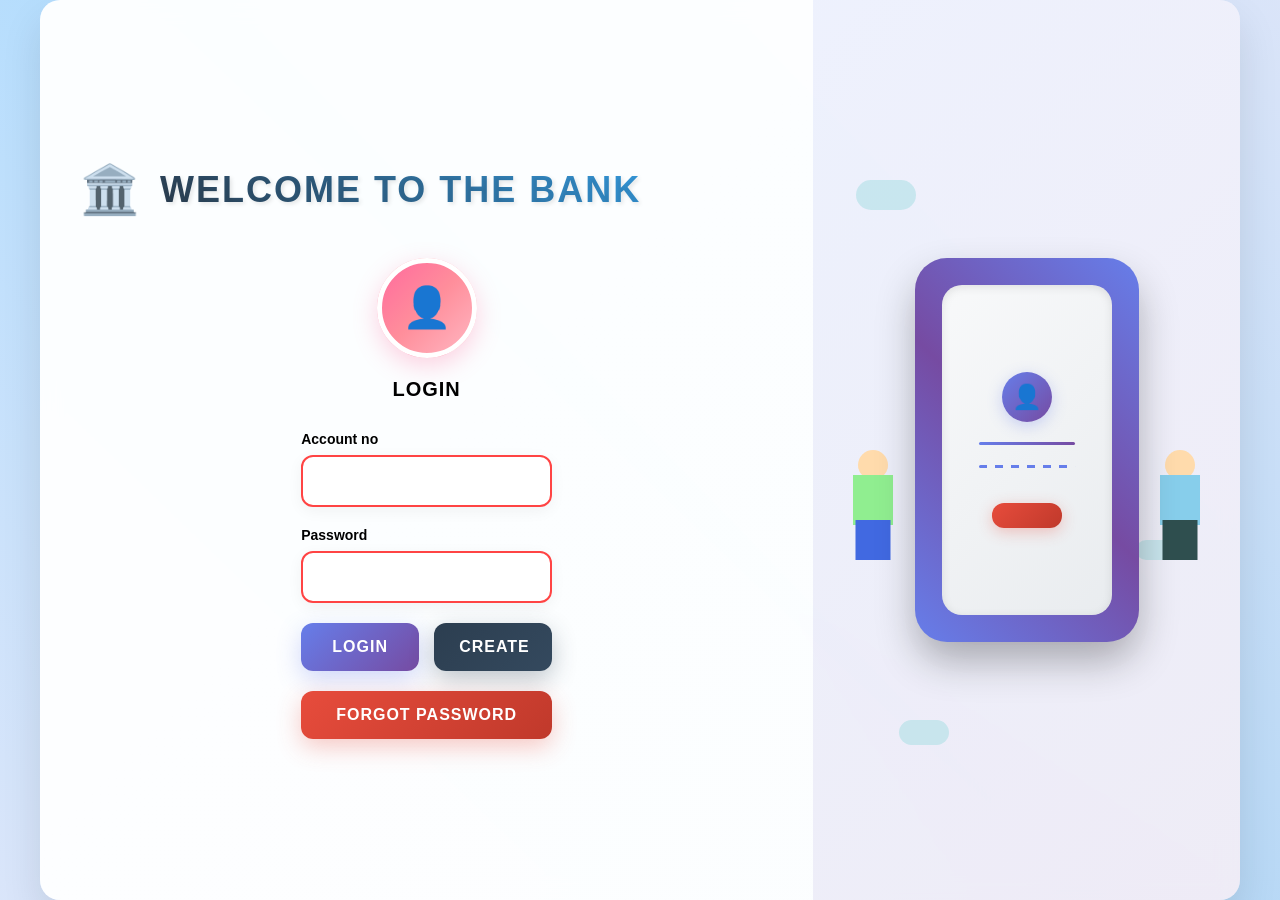
<file: index.html>
<!DOCTYPE html>
<html lang="en">
<head>
    <meta charset="UTF-8">
    <meta name="viewport" content="width=device-width, initial-scale=1.0">
    <title>Bank Simulator - Redirecting...</title>
    <style>
        body {
            font-family: Arial, sans-serif;
            display: flex;
            justify-content: center;
            align-items: center;
            height: 100vh;
            margin: 0;
            background-color: #E6F3FF;
        }
        .redirect-message {
            text-align: center;
            padding: 20px;
            background: white;
            border-radius: 10px;
            box-shadow: 0 4px 6px rgba(0, 0, 0, 0.1);
        }
    </style>
</head>
<body>
    <div class="redirect-message">
        <h2>Redirecting to Bank Simulator...</h2>
        <p>If you are not redirected automatically, <a href="frontend/index.html">click here</a>.</p>
    </div>
    
    <script>
        // Automatically redirect to the login page
        window.location.href = 'frontend/index.html';
    </script>
</body>
</html>
</file>
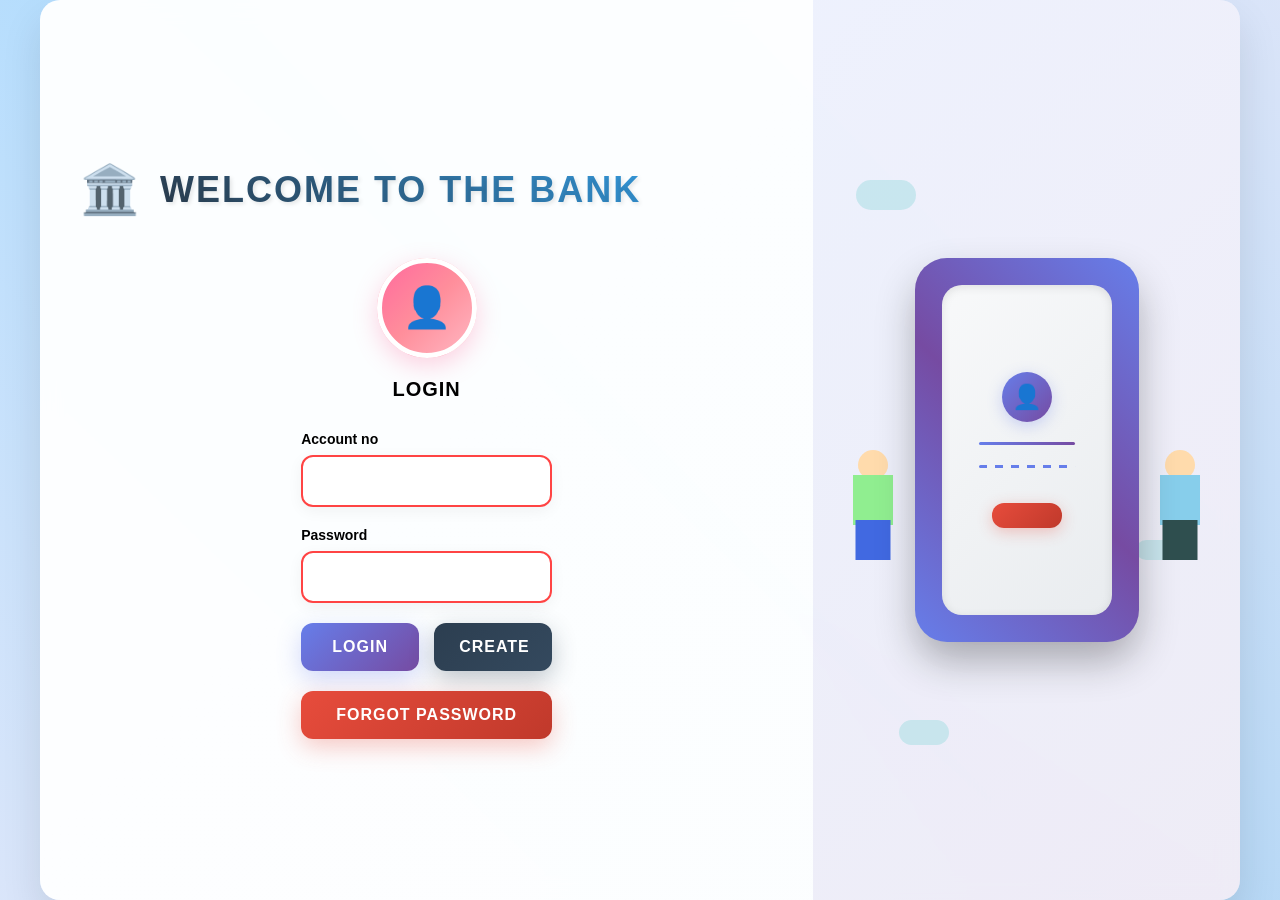
<file: frontend/index.html>
<!DOCTYPE html>
<html lang="en">
<head>
    <meta charset="UTF-8">
    <meta name="viewport" content="width=device-width, initial-scale=1.0">
    <title>Bank Simulator - Login</title>
    <link rel="stylesheet" href="styles.css">
</head>
<body>
    <div class="container">
        <!-- Left Section - Login Form -->
        <div class="login-section">
            <div class="header">
                <div class="bank-icon">🏛️</div>
                <h1>WELCOME TO THE BANK</h1>
            </div>
            
            <div class="login-form">
                <div class="user-icon">
                    <div class="avatar">👤</div>
                </div>
                <h2>LOGIN</h2>
                
                <form id="loginForm">
                    <div class="form-group">
                        <label for="accountNo">Account no</label>
                        <input type="text" id="accountNo" name="accountNo" required>
                    </div>
                    
                    <div class="form-group">
                        <label for="password">Password</label>
                        <input type="password" id="password" name="password" required>
                    </div>
                    
                    <div class="button-group">
                        <button type="submit" class="btn btn-primary">LOGIN</button>
                        <button type="button" class="btn btn-secondary" onclick="showSignup()">CREATE</button>
                    </div>
                    
                    <div class="reset-section">
                        <button type="button" class="btn btn-reset" onclick="forgotPassword()">FORGOT PASSWORD</button>
                    </div>
                </form>
            </div>
            
        </div>
        
        <!-- Right Section - Illustrations -->
        <div class="illustration-section">
            <div class="phone-container">
                <div class="phone">
                    <div class="phone-screen">
                        <div class="phone-user-icon">👤</div>
                        <div class="phone-line"></div>
                        <div class="phone-line dotted"></div>
                        <div class="phone-button"></div>
                    </div>
                </div>
            </div>
            
            <div class="characters">
                <div class="character female">
                    <div class="character-body">
                        <div class="character-head"></div>
                        <div class="character-torso"></div>
                        <div class="character-legs"></div>
                    </div>
                </div>
                
                <div class="character male">
                    <div class="character-body">
                        <div class="character-head"></div>
                        <div class="character-torso"></div>
                        <div class="character-legs"></div>
                    </div>
                </div>
            </div>
            
            <div class="decorative-elements">
                <div class="cloud cloud1"></div>
                <div class="cloud cloud2"></div>
                <div class="cloud cloud3"></div>
            </div>
        </div>
    </div>
    
    <!-- Custom Modal -->
    <div id="customModal" class="modal-overlay">
        <div class="modal-content">
            <div class="modal-header">
                <div class="modal-icon">🏛️</div>
                <h3 id="modalTitle">Bank Notification</h3>
            </div>
            <div class="modal-body">
                <p id="modalMessage">Your message here</p>
            </div>
            <div class="modal-footer">
                <button id="modalOkBtn" class="btn btn-primary">OK</button>
                <button id="modalCancelBtn" class="btn btn-secondary" style="display: none;">Cancel</button>
            </div>
        </div>
    </div>
    
    <script src="config.js"></script>
    <script src="script.js"></script>
</body>
</html>
</file>
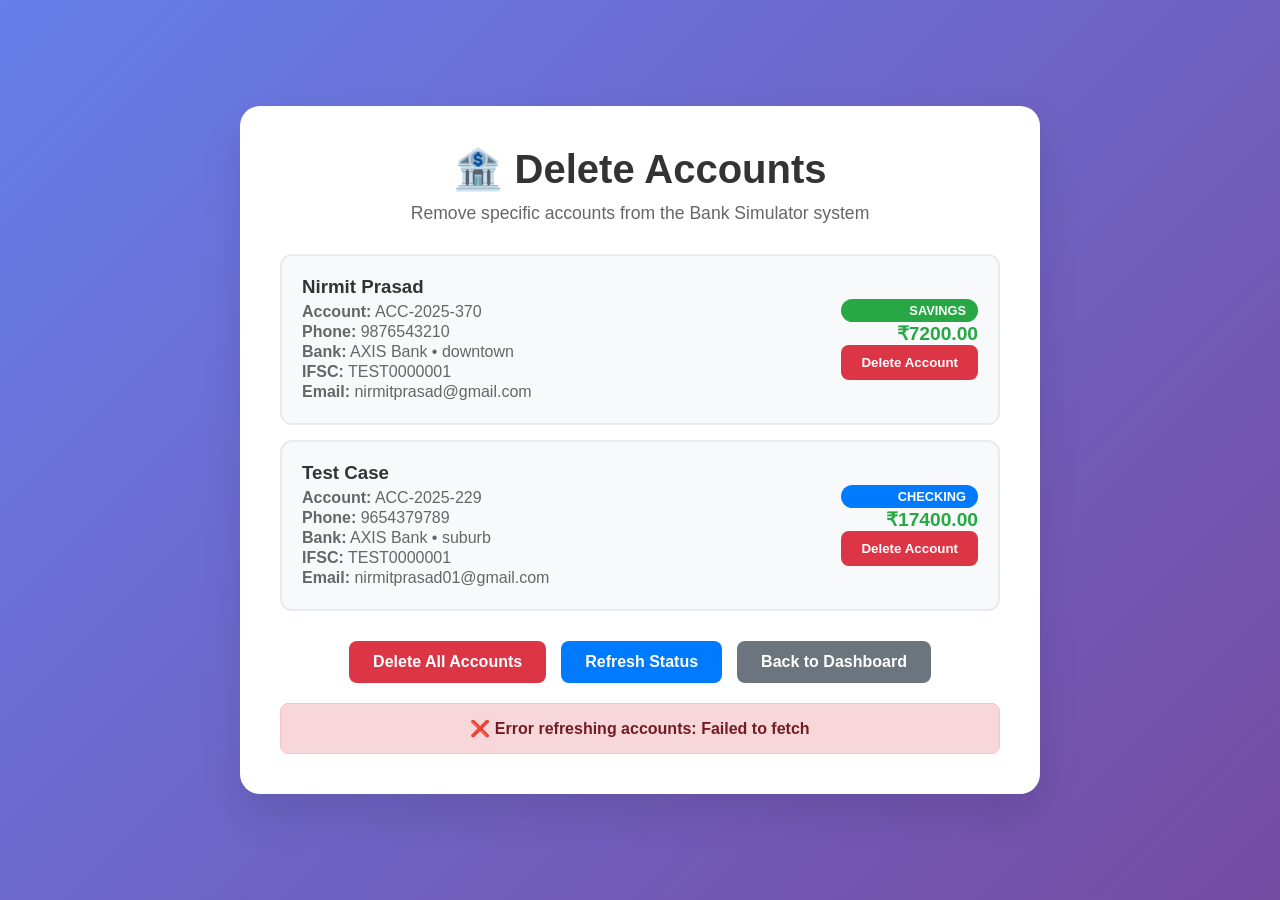
<file: delete-accounts.html>
<!DOCTYPE html>
<html lang="en">
<head>
    <meta charset="UTF-8">
    <meta name="viewport" content="width=device-width, initial-scale=1.0">
    <title>Delete Accounts - Bank Simulator</title>
    <style>
        * {
            margin: 0;
            padding: 0;
            box-sizing: border-box;
        }

        body {
            font-family: -apple-system, BlinkMacSystemFont, 'Segoe UI', Roboto, sans-serif;
            background: linear-gradient(135deg, #667eea 0%, #764ba2 100%);
            min-height: 100vh;
            display: flex;
            align-items: center;
            justify-content: center;
            padding: 20px;
        }

        .container {
            background: white;
            border-radius: 20px;
            box-shadow: 0 20px 40px rgba(0, 0, 0, 0.1);
            padding: 40px;
            max-width: 800px;
            width: 100%;
        }

        .header {
            text-align: center;
            margin-bottom: 30px;
        }

        .header h1 {
            color: #333;
            font-size: 2.5rem;
            margin-bottom: 10px;
        }

        .header p {
            color: #666;
            font-size: 1.1rem;
        }

        .accounts-list {
            margin-bottom: 30px;
        }

        .account-item {
            background: #f8f9fa;
            border: 2px solid #e9ecef;
            border-radius: 12px;
            padding: 20px;
            margin-bottom: 15px;
            transition: all 0.3s ease;
        }

        .account-item:hover {
            border-color: #dc3545;
            transform: translateY(-2px);
            box-shadow: 0 5px 15px rgba(220, 53, 69, 0.1);
        }

        .account-info {
            display: flex;
            justify-content: space-between;
            align-items: center;
            flex-wrap: wrap;
            gap: 10px;
        }

        .account-details h3 {
            color: #333;
            margin-bottom: 5px;
        }

        .account-details p {
            color: #666;
            margin: 2px 0;
        }

        .account-type {
            background: #6c757d;
            color: white;
            padding: 4px 12px;
            border-radius: 20px;
            font-size: 0.8rem;
            font-weight: bold;
        }

        .account-type.savings {
            background: #28a745;
        }

        .account-type.checking {
            background: #007bff;
        }

        .balance {
            font-size: 1.2rem;
            font-weight: bold;
            color: #28a745;
        }

        .delete-btn {
            background: #dc3545;
            color: white;
            border: none;
            padding: 10px 20px;
            border-radius: 8px;
            cursor: pointer;
            font-weight: bold;
            transition: all 0.3s ease;
        }

        .delete-btn:hover {
            background: #c82333;
            transform: translateY(-1px);
        }

        .delete-btn:disabled {
            background: #6c757d;
            cursor: not-allowed;
            transform: none;
        }

        .actions {
            display: flex;
            gap: 15px;
            justify-content: center;
            flex-wrap: wrap;
        }

        .btn {
            padding: 12px 24px;
            border: none;
            border-radius: 8px;
            cursor: pointer;
            font-weight: bold;
            font-size: 1rem;
            transition: all 0.3s ease;
        }

        .btn-primary {
            background: #007bff;
            color: white;
        }

        .btn-primary:hover {
            background: #0056b3;
        }

        .btn-danger {
            background: #dc3545;
            color: white;
        }

        .btn-danger:hover {
            background: #c82333;
        }

        .btn-secondary {
            background: #6c757d;
            color: white;
        }

        .btn-secondary:hover {
            background: #545b62;
        }

        .status {
            margin-top: 20px;
            padding: 15px;
            border-radius: 8px;
            text-align: center;
            font-weight: bold;
        }

        .status.success {
            background: #d4edda;
            color: #155724;
            border: 1px solid #c3e6cb;
        }

        .status.error {
            background: #f8d7da;
            color: #721c24;
            border: 1px solid #f5c6cb;
        }

        .status.info {
            background: #d1ecf1;
            color: #0c5460;
            border: 1px solid #bee5eb;
        }

        .loading {
            display: none;
            text-align: center;
            margin: 20px 0;
        }

        .spinner {
            border: 4px solid #f3f3f3;
            border-top: 4px solid #007bff;
            border-radius: 50%;
            width: 40px;
            height: 40px;
            animation: spin 1s linear infinite;
            margin: 0 auto 10px;
        }

        @keyframes spin {
            0% { transform: rotate(0deg); }
            100% { transform: rotate(360deg); }
        }

        .modal {
            display: none;
            position: fixed;
            z-index: 1000;
            left: 0;
            top: 0;
            width: 100%;
            height: 100%;
            background-color: rgba(0, 0, 0, 0.5);
        }

        .modal-content {
            background-color: white;
            margin: 15% auto;
            padding: 30px;
            border-radius: 12px;
            width: 90%;
            max-width: 500px;
            text-align: center;
        }

        .modal h3 {
            color: #333;
            margin-bottom: 20px;
        }

        .modal p {
            color: #666;
            margin-bottom: 20px;
        }

        .modal-buttons {
            display: flex;
            gap: 15px;
            justify-content: center;
        }

        .form-group {
            margin-bottom: 20px;
            text-align: left;
        }

        .form-group label {
            display: block;
            margin-bottom: 5px;
            font-weight: bold;
            color: #333;
        }

        .form-group input {
            width: 100%;
            padding: 10px;
            border: 2px solid #e9ecef;
            border-radius: 8px;
            font-size: 1rem;
        }

        .form-group input:focus {
            outline: none;
            border-color: #007bff;
        }
    </style>
</head>
<body>
    <div class="container">
        <div class="header">
            <h1>🏦 Delete Accounts</h1>
            <p>Remove specific accounts from the Bank Simulator system</p>
        </div>

        <div class="accounts-list">
            <div class="account-item" id="account-370">
                <div class="account-info">
                    <div class="account-details">
                        <h3>Nirmit Prasad</h3>
                        <p><strong>Account:</strong> ACC-2025-370</p>
                        <p><strong>Phone:</strong> 9876543210</p>
                        <p><strong>Bank:</strong> AXIS Bank • downtown</p>
                        <p><strong>IFSC:</strong> TEST0000001</p>
                        <p><strong>Email:</strong> nirmitprasad@gmail.com</p>
                    </div>
                    <div style="text-align: right;">
                        <div class="account-type savings">SAVINGS</div>
                        <div class="balance">₹7200.00</div>
                        <button class="delete-btn" onclick="deleteAccount('ACC-2025-370', 'Nirmit Prasad')">
                            Delete Account
                        </button>
                    </div>
                </div>
            </div>

            <div class="account-item" id="account-229">
                <div class="account-info">
                    <div class="account-details">
                        <h3>Test Case</h3>
                        <p><strong>Account:</strong> ACC-2025-229</p>
                        <p><strong>Phone:</strong> 9654379789</p>
                        <p><strong>Bank:</strong> AXIS Bank • suburb</p>
                        <p><strong>IFSC:</strong> TEST0000001</p>
                        <p><strong>Email:</strong> nirmitprasad01@gmail.com</p>
                    </div>
                    <div style="text-align: right;">
                        <div class="account-type checking">CHECKING</div>
                        <div class="balance">₹17400.00</div>
                        <button class="delete-btn" onclick="deleteAccount('ACC-2025-229', 'Test Case')">
                            Delete Account
                        </button>
                    </div>
                </div>
            </div>
        </div>

        <div class="actions">
            <button class="btn btn-danger" onclick="deleteAllAccounts()">
                Delete All Accounts
            </button>
            <button class="btn btn-primary" onclick="refreshAccounts()">
                Refresh Status
            </button>
            <button class="btn btn-secondary" onclick="goToDashboard()">
                Back to Dashboard
            </button>
        </div>

        <div class="loading" id="loading">
            <div class="spinner"></div>
            <p>Processing deletion...</p>
        </div>

        <div id="status"></div>
    </div>

    <!-- Confirmation Modal -->
    <div id="confirmModal" class="modal">
        <div class="modal-content">
            <h3>Confirm Account Deletion</h3>
            <p id="confirmMessage">Are you sure you want to delete this account?</p>
            <div class="form-group">
                <label for="confirmPassword">Enter Account Password (MPIN):</label>
                <input type="password" id="confirmPassword" placeholder="Enter 6-digit MPIN" maxlength="6">
            </div>
            <div class="modal-buttons">
                <button class="btn btn-secondary" onclick="closeModal()">Cancel</button>
                <button class="btn btn-danger" onclick="confirmDeletion()">Delete Account</button>
            </div>
        </div>
    </div>

    <script>
        const API_BASE_URL = 'http://localhost:8080/api/accounts';
        let currentAccountToDelete = null;

        async function deleteAccount(accountNumber, holderName) {
            currentAccountToDelete = { accountNumber, holderName };
            
            const modal = document.getElementById('confirmModal');
            const message = document.getElementById('confirmMessage');
            const passwordInput = document.getElementById('confirmPassword');
            
            message.textContent = `Are you sure you want to delete account ${accountNumber} (${holderName})?`;
            passwordInput.value = '';
            
            modal.style.display = 'block';
            setTimeout(() => passwordInput.focus(), 100);
        }

        function closeModal() {
            const modal = document.getElementById('confirmModal');
            modal.style.display = 'none';
            currentAccountToDelete = null;
        }

        async function confirmDeletion() {
            if (!currentAccountToDelete) return;
            
            const password = document.getElementById('confirmPassword').value.trim();
            if (!password) {
                showStatus('Please enter the account password.', 'error');
                return;
            }

            closeModal();
            await performDeletion(currentAccountToDelete.accountNumber, password);
        }

        async function performDeletion(accountNumber, password) {
            showLoading(true);
            hideStatus();

            try {
                const response = await fetch(`${API_BASE_URL}/delete`, {
                    method: 'DELETE',
                    headers: {
                        'Content-Type': 'application/json'
                    },
                    body: JSON.stringify({
                        accountNumber: accountNumber,
                        password: password
                    })
                });

                const responseText = await response.text();
                let responseData;
                
                try {
                    responseData = JSON.parse(responseText);
                } catch {
                    responseData = { message: responseText };
                }

                if (response.ok) {
                    showStatus(`✅ Successfully deleted account ${accountNumber}!`, 'success');
                    // Remove the account from the UI
                    const accountElement = document.getElementById(`account-${accountNumber.split('-')[2]}`);
                    if (accountElement) {
                        accountElement.style.opacity = '0.5';
                        accountElement.querySelector('.delete-btn').disabled = true;
                        accountElement.querySelector('.delete-btn').textContent = 'Deleted';
                    }
                } else {
                    let errorMessage = responseData.error || responseData.message || 'Unknown error';
                    if (response.status === 401) {
                        errorMessage = 'Incorrect password. Please try again.';
                    } else if (response.status === 404) {
                        errorMessage = 'Account not found.';
                    }
                    showStatus(`❌ Failed to delete account ${accountNumber}: ${errorMessage}`, 'error');
                }
            } catch (error) {
                showStatus(`❌ Error deleting account ${accountNumber}: ${error.message}`, 'error');
            } finally {
                showLoading(false);
            }
        }

        async function deleteAllAccounts() {
            const confirmed = confirm('Are you sure you want to delete ALL accounts? This action cannot be undone.');
            if (!confirmed) return;

            showLoading(true);
            hideStatus();

            const accounts = [
                { accountNumber: 'ACC-2025-370', holderName: 'Nirmit Prasad' },
                { accountNumber: 'ACC-2025-229', holderName: 'Test Case' }
            ];

            const results = [];
            
            for (const account of accounts) {
                // Try common passwords
                const passwords = ['123456', '000000', '111111', '123123'];
                let deleted = false;
                
                for (const password of passwords) {
                    try {
                        const response = await fetch(`${API_BASE_URL}/delete`, {
                            method: 'DELETE',
                            headers: {
                                'Content-Type': 'application/json'
                            },
                            body: JSON.stringify({
                                accountNumber: account.accountNumber,
                                password: password
                            })
                        });

                        if (response.ok) {
                            results.push(`✅ ${account.accountNumber} deleted successfully`);
                            deleted = true;
                            break;
                        }
                    } catch (error) {
                        console.error(`Error deleting ${account.accountNumber}:`, error);
                    }
                    
                    // Small delay between attempts
                    await new Promise(resolve => setTimeout(resolve, 500));
                }
                
                if (!deleted) {
                    results.push(`❌ Failed to delete ${account.accountNumber}`);
                }
            }

            showLoading(false);
            showStatus(results.join('<br>'), results.some(r => r.includes('✅')) ? 'success' : 'error');
            
            // Update UI
            setTimeout(() => {
                refreshAccounts();
            }, 2000);
        }

        async function refreshAccounts() {
            showLoading(true);
            hideStatus();

            try {
                const response = await fetch(`${API_BASE_URL}/all`);
                const accounts = await response.json();
                
                showStatus(`📋 Current accounts in system: ${Array.isArray(accounts) ? accounts.length : 0}`, 'info');
                
                // Update UI based on current accounts
                if (Array.isArray(accounts)) {
                    const accountNumbers = accounts.map(acc => acc.accountNumber);
                    
                    // Check if our target accounts still exist
                    const account370 = document.getElementById('account-370');
                    const account229 = document.getElementById('account-229');
                    
                    if (!accountNumbers.includes('ACC-2025-370') && account370) {
                        account370.style.opacity = '0.5';
                        account370.querySelector('.delete-btn').disabled = true;
                        account370.querySelector('.delete-btn').textContent = 'Deleted';
                    }
                    
                    if (!accountNumbers.includes('ACC-2025-229') && account229) {
                        account229.style.opacity = '0.5';
                        account229.querySelector('.delete-btn').disabled = true;
                        account229.querySelector('.delete-btn').textContent = 'Deleted';
                    }
                }
            } catch (error) {
                showStatus(`❌ Error refreshing accounts: ${error.message}`, 'error');
            } finally {
                showLoading(false);
            }
        }

        function goToDashboard() {
            window.location.href = 'dashboard.html';
        }

        function showLoading(show) {
            const loading = document.getElementById('loading');
            loading.style.display = show ? 'block' : 'none';
        }

        function showStatus(message, type) {
            const status = document.getElementById('status');
            status.innerHTML = message;
            status.className = `status ${type}`;
            status.style.display = 'block';
        }

        function hideStatus() {
            const status = document.getElementById('status');
            status.style.display = 'none';
        }

        // Close modal when clicking outside
        window.onclick = function(event) {
            const modal = document.getElementById('confirmModal');
            if (event.target === modal) {
                closeModal();
            }
        }

        // Load initial status
        document.addEventListener('DOMContentLoaded', function() {
            refreshAccounts();
        });
    </script>
</body>
</html>
</file>
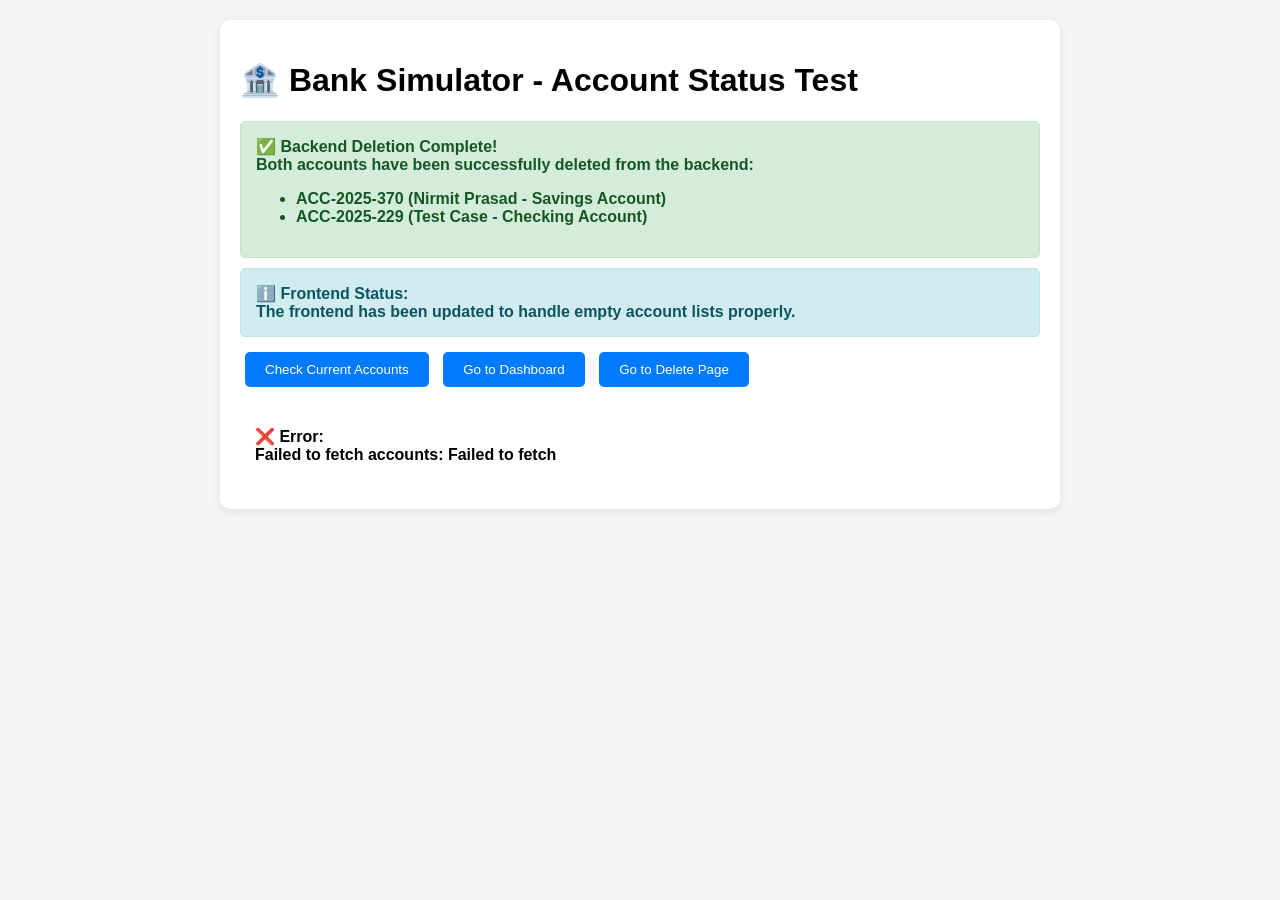
<file: test-frontend.html>
<!DOCTYPE html>
<html lang="en">
<head>
    <meta charset="UTF-8">
    <meta name="viewport" content="width=device-width, initial-scale=1.0">
    <title>Test Frontend - Bank Simulator</title>
    <style>
        body {
            font-family: Arial, sans-serif;
            margin: 20px;
            background-color: #f5f5f5;
        }
        .container {
            max-width: 800px;
            margin: 0 auto;
            background: white;
            padding: 20px;
            border-radius: 10px;
            box-shadow: 0 2px 10px rgba(0,0,0,0.1);
        }
        .status {
            padding: 15px;
            margin: 10px 0;
            border-radius: 5px;
            font-weight: bold;
        }
        .success {
            background-color: #d4edda;
            color: #155724;
            border: 1px solid #c3e6cb;
        }
        .info {
            background-color: #d1ecf1;
            color: #0c5460;
            border: 1px solid #bee5eb;
        }
        .btn {
            background-color: #007bff;
            color: white;
            padding: 10px 20px;
            border: none;
            border-radius: 5px;
            cursor: pointer;
            margin: 5px;
        }
        .btn:hover {
            background-color: #0056b3;
        }
        .accounts-list {
            margin-top: 20px;
        }
        .account-item {
            background: #f8f9fa;
            border: 1px solid #dee2e6;
            padding: 15px;
            margin: 10px 0;
            border-radius: 5px;
        }
        .empty-state {
            text-align: center;
            padding: 40px;
            color: #6c757d;
        }
    </style>
</head>
<body>
    <div class="container">
        <h1>🏦 Bank Simulator - Account Status Test</h1>
        
        <div class="status success">
            ✅ <strong>Backend Deletion Complete!</strong><br>
            Both accounts have been successfully deleted from the backend:
            <ul>
                <li>ACC-2025-370 (Nirmit Prasad - Savings Account)</li>
                <li>ACC-2025-229 (Test Case - Checking Account)</li>
            </ul>
        </div>

        <div class="status info">
            ℹ️ <strong>Frontend Status:</strong><br>
            The frontend has been updated to handle empty account lists properly.
        </div>

        <div>
            <button class="btn" onclick="checkAccounts()">Check Current Accounts</button>
            <button class="btn" onclick="goToDashboard()">Go to Dashboard</button>
            <button class="btn" onclick="goToDeletePage()">Go to Delete Page</button>
        </div>

        <div id="accountsStatus" class="accounts-list">
            <div class="empty-state">
                Click "Check Current Accounts" to see the current account status
            </div>
        </div>
    </div>

    <script>
        async function checkAccounts() {
            const statusDiv = document.getElementById('accountsStatus');
            statusDiv.innerHTML = '<div class="empty-state">Loading accounts...</div>';
            
            try {
                const response = await fetch('http://localhost:8080/api/accounts/all');
                const accounts = await response.json();
                
                if (!accounts || !Array.isArray(accounts) || accounts.length === 0) {
                    statusDiv.innerHTML = `
                        <div class="status success">
                            <strong>✅ No Accounts Found</strong><br>
                            The account list is empty, confirming that both target accounts have been successfully deleted.
                        </div>
                    `;
                } else {
                    let accountsHtml = '<div class="status info"><strong>📋 Current Accounts:</strong><br><ul>';
                    accounts.forEach(acc => {
                        accountsHtml += `<li>${acc.accountNumber}: ${acc.accountHolderName} (${acc.accountType}) - ₹${acc.balance}</li>`;
                    });
                    accountsHtml += '</ul></div>';
                    statusDiv.innerHTML = accountsHtml;
                }
            } catch (error) {
                statusDiv.innerHTML = `
                    <div class="status error">
                        <strong>❌ Error:</strong><br>
                        Failed to fetch accounts: ${error.message}
                    </div>
                `;
            }
        }

        function goToDashboard() {
            window.open('dashboard.html', '_blank');
        }

        function goToDeletePage() {
            window.open('delete-accounts.html', '_blank');
        }

        // Auto-check accounts on page load
        window.onload = function() {
            checkAccounts();
        };
    </script>
</body>
</html>
</file>
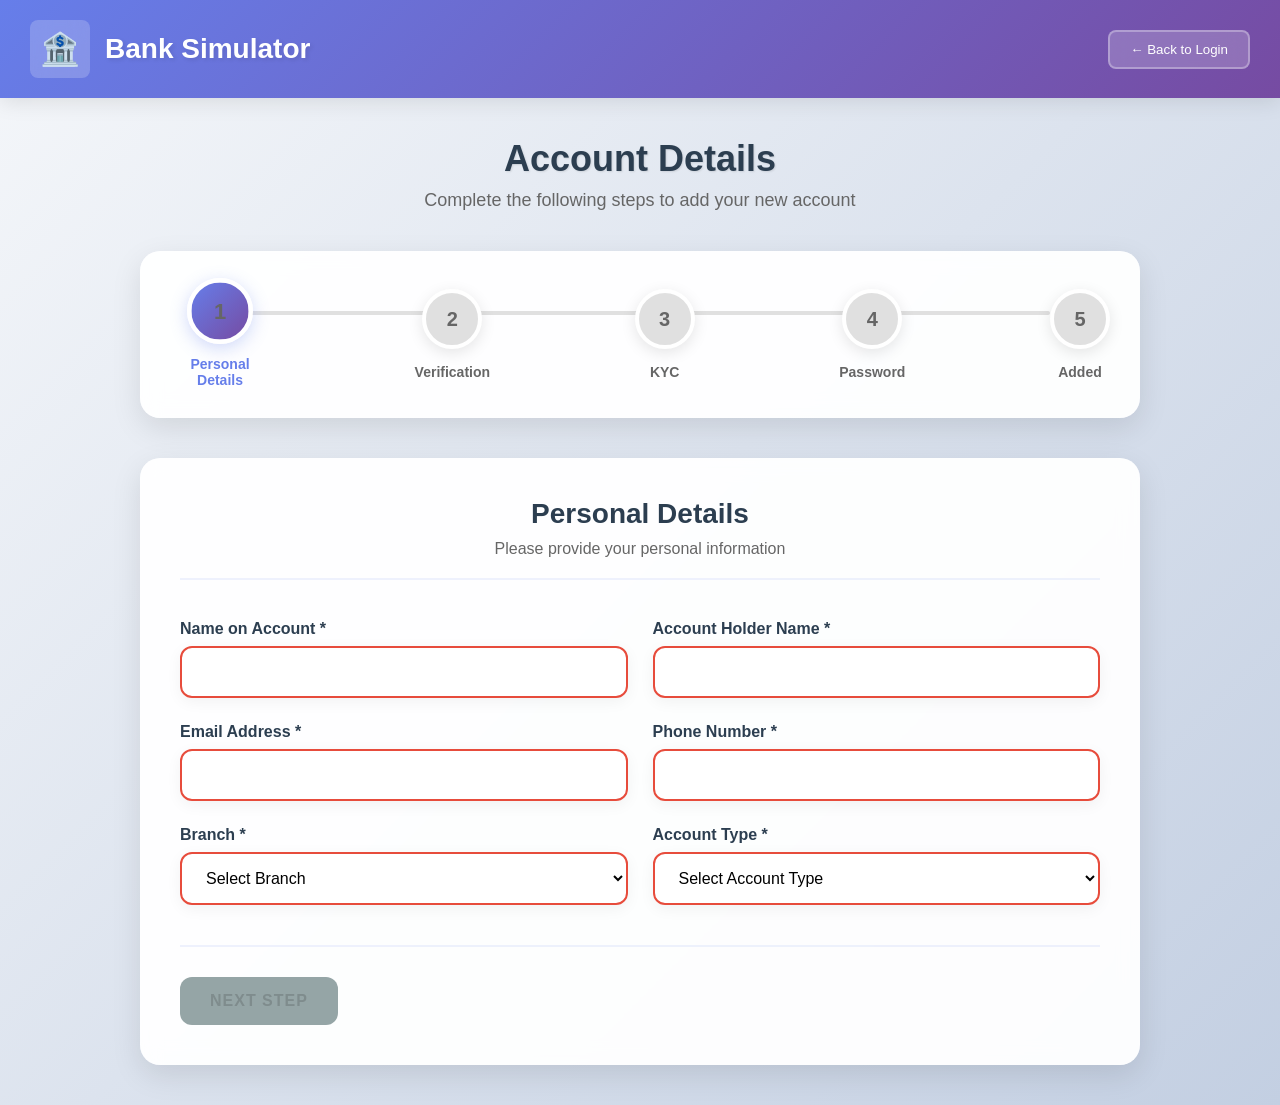
<file: frontend/create-account.html>
<!DOCTYPE html>
<html lang="en">
<head>
    <meta charset="UTF-8">
    <meta name="viewport" content="width=device-width, initial-scale=1.0">
    <title>Bank Simulator - Add Account</title>
    <link rel="stylesheet" href="create-account-styles.css">
</head>
<body>
    <div class="account-creation-container">
        <!-- Header -->
        <header class="header">
            <div class="header-left">
                <div class="bank-icon">🏦</div>
                <h1>Bank Simulator</h1>
            </div>
            <div class="header-right">
                <button class="back-btn" onclick="goBack()">← Back to Dashboard</button>
            </div>
        </header>

        <!-- Main Content -->
        <div class="main-content">
            <div class="account-creation-content">
                <!-- Page Title -->
                <div class="page-title">
                    <h2>Account Details</h2>
                    <p>Complete the following steps to add your new account</p>
                </div>

                <!-- Progress Line -->
                <div class="progress-container">
                    <div class="progress-line">
                        <div class="progress-step active" data-step="1">
                            <div class="step-circle">
                                <span class="step-number">1</span>
                            </div>
                            <div class="step-label">Personal Details</div>
                        </div>
                        <div class="progress-step" data-step="2">
                            <div class="step-circle">
                                <span class="step-number">2</span>
                            </div>
                            <div class="step-label">Verification</div>
                        </div>
                        <div class="progress-step" data-step="3">
                            <div class="step-circle">
                                <span class="step-number">3</span>
                            </div>
                            <div class="step-label">KYC</div>
                        </div>
                        <div class="progress-step" data-step="4">
                            <div class="step-circle">
                                <span class="step-number">4</span>
                            </div>
                            <div class="step-label">Password</div>
                        </div>
                        <div class="progress-step" data-step="5">
                            <div class="step-circle">
                                <span class="step-number">5</span>
                            </div>
                            <div class="step-label">Added</div>
                        </div>
                    </div>
                </div>

                <!-- Form Steps -->
                <div class="form-container">
                    <!-- Step 1: Personal Details -->
                    <div id="step-1" class="form-step active">
                        <div class="step-header">
                            <h3>Personal Details</h3>
                            <p>Please provide your personal information</p>
                        </div>
                        <form id="personalDetailsForm" class="account-form">
                            <div class="form-table">
                                <div class="form-row">
                                    <div class="form-group">
                                        <label for="nameOnAccount">Name on Account *</label>
                                        <input type="text" id="nameOnAccount" name="nameOnAccount" required>
                                    </div>
                                    <div class="form-group">
                                        <label for="accountHolderName">Account Holder Name *</label>
                                        <input type="text" id="accountHolderName" name="accountHolderName" required>
                                    </div>
                                </div>
                                <div class="form-row">
                                    <div class="form-group">
                                        <label for="email">Email Address *</label>
                                        <input type="email" id="email" name="email" required>
                                    </div>
                                    <div class="form-group">
                                        <label for="phone">Phone Number *</label>
                                        <input type="tel" id="phone" name="phone" required>
                                    </div>
                                </div>
                                <div class="form-row">
                                    <div class="form-group">
                                        <label for="branch">Branch *</label>
                                        <select id="branch" name="branch" required>
                                            <option value="">Select Branch</option>
                                            <option value="main">Main Branch</option>
                                            <option value="downtown">Downtown Branch</option>
                                            <option value="uptown">Uptown Branch</option>
                                            <option value="suburb">Suburb Branch</option>
                                        </select>
                                    </div>
                                    <div class="form-group">
                                        <label for="accountType">Account Type *</label>
                                        <select id="accountType" name="accountType" required>
                                            <option value="">Select Account Type</option>
                                            <option value="savings">Savings Account</option>
                                            <option value="checking">Checking Account</option>
                                            <option value="business">Business Account</option>
                                        </select>
                                    </div>
                                </div>
                            </div>
                            <div class="form-actions">
                                <button type="button" class="btn btn-primary" onclick="nextStep(2)">Next Step</button>
                            </div>
                        </form>
                    </div>

                    <!-- Step 2: Verification -->
                    <div id="step-2" class="form-step">
                        <div class="step-header">
                            <h3>Verification</h3>
                            <p>Verify your email address with OTP</p>
                        </div>
                        <form id="verificationForm" class="account-form">
                            <div class="form-table">
                                <div class="form-row">
                                    <div class="form-group full-width">
                                        <div class="email-display">
                                            <label>Email Address</label>
                                            <div class="email-value" id="displayEmail">user@example.com</div>
                                            <p class="email-note">We will send a secure OTP to this email address. Do not share it with anyone.</p>
                                        </div>
                                    </div>
                                </div>
                                <div class="form-row">
                                    <div class="form-group">
                                        <button type="button" class="btn btn-secondary" id="sendOtpBtn" onclick="sendOTP()">Send OTP</button>
                                    </div>
                                    <div class="form-group">
                                        <label for="otp">Enter OTP *</label>
                                        <input type="text" id="otp" name="otp" placeholder="Enter 6-digit OTP" maxlength="6" required>
                                    </div>
                                </div>
                                <div class="form-row">
                                    <div class="form-group full-width">
                                        <div class="otp-status" id="otpStatus"></div>
                                    </div>
                                </div>
                            </div>
                            <div class="form-actions">
                                <button type="button" class="btn btn-secondary" onclick="prevStep(1)">Previous</button>
                                <button type="button" class="btn btn-primary" onclick="nextStep(3)">Next Step</button>
                            </div>
                        </form>
                    </div>

                    <!-- Step 3: KYC -->
                    <div id="step-3" class="form-step">
                        <div class="step-header">
                            <h3>KYC (Know Your Customer)</h3>
                            <p>Complete your financial profile</p>
                        </div>
                        <form id="kycForm" class="account-form">
                            <div class="form-table">
                                <div class="form-row">
                                    <div class="form-group">
                                        <label for="occupation">Occupation *</label>
                                        <input type="text" id="occupation" name="occupation" required>
                                    </div>
                                    <div class="form-group">
                                        <label for="annualIncome">Annual Income *</label>
                                        <select id="annualIncome" name="annualIncome" required>
                                            <option value="">Select Income Range</option>
                                            <option value="0-250000">₹0 - ₹2,50,000</option>
                                            <option value="250000-500000">₹2,50,000 - ₹5,00,000</option>
                                            <option value="500000-1000000">₹5,00,000 - ₹10,00,000</option>
                                            <option value="1000000+">₹10,00,000+</option>
                                        </select>
                                    </div>
                                </div>
                                <div class="form-row">
                                    <div class="form-group">
                                        <label for="initialDeposit">Initial Deposit *</label>
                                        <div class="input-with-spinner">
                                            <input type="number" id="initialDeposit" name="initialDeposit" min="10000" step="100" required placeholder="Minimum ₹10,000" value="10000">
                                            <div class="spinner-controls">
                                                <button type="button" class="spinner-btn spinner-up" onclick="incrementDeposit()">▲</button>
                                                <button type="button" class="spinner-btn spinner-down" onclick="decrementDeposit()">▼</button>
                                            </div>
                                        </div>
                                        <div class="deposit-note">Minimum deposit required: ₹10,000</div>
                                    </div>
                                    <div class="form-group">
                                        <label for="dateOfBirth">Date of Birth *</label>
                                        <input type="date" id="dateOfBirth" name="dateOfBirth" required>
                                    </div>
                                </div>
                                <div class="form-row">
                                    <div class="form-group full-width">
                                        <label>
                                            <input type="checkbox" id="termsAccepted" name="termsAccepted" required>
                                            I agree to the Terms and Conditions and Privacy Policy *
                                        </label>
                                    </div>
                                </div>
                            </div>
                            <div class="form-actions">
                                <button type="button" class="btn btn-secondary" onclick="prevStep(2)">Previous</button>
                                <button type="button" class="btn btn-primary" onclick="nextStep(4)">Complete Registration</button>
                            </div>
                        </form>
                    </div>

                    <!-- Step 4: Password -->
                    <div id="step-4" class="form-step">
                        <div class="step-header">
                            <h3>Password Setup</h3>
                            <p>Set up your account password and view your account details</p>
                        </div>
                        <form id="passwordForm" class="account-form">
                            <div class="form-table">
                                <div class="form-row">
                                    <div class="form-group full-width">
                                        <div class="account-display">
                                            <label>Generated Account Number</label>
                                            <div class="account-value" id="displayAccountNumber">ACC-XXXX-XXXX</div>
                                            <p class="account-note">Your account number has been generated</p>
                                        </div>
                                    </div>
                                </div>
                                <div class="form-row">
                                    <div class="form-group">
                                        <label for="password">Password *</label>
                                        <input type="password" id="password" name="password" required placeholder="Enter password">
                                    </div>
                                    <div class="form-group">
                                        <label for="confirmPassword">Confirm Password *</label>
                                        <input type="password" id="confirmPassword" name="confirmPassword" required placeholder="Confirm password">
                                    </div>
                                </div>
                                <div class="form-row">
                                    <div class="form-group">
                                        <label for="mpin">MPIN (6 digits) *</label>
                                        <input type="password" id="mpin" name="mpin" required placeholder="Enter 6-digit MPIN" maxlength="6" pattern="[0-9]{6}">
                                    </div>
                                    <div class="form-group">
                                        <label for="confirmMpin">Confirm MPIN *</label>
                                        <input type="password" id="confirmMpin" name="confirmMpin" required placeholder="Confirm 6-digit MPIN" maxlength="6" pattern="[0-9]{6}">
                                    </div>
                                </div>
                                <div class="form-row">
                                    <div class="form-group full-width">
                                        <div class="password-status" id="passwordStatus"></div>
                                    </div>
                                </div>
                            </div>
                            <div class="form-actions">
                                <button type="button" class="btn btn-secondary" onclick="prevStep(3)">Previous</button>
                                <button type="button" class="btn btn-primary" onclick="nextStep(5)">Complete Registration</button>
                            </div>
                        </form>
                    </div>

                    <!-- Step 5: Added -->
                    <div id="step-5" class="form-step">
                        <div class="step-header">
                            <h3>Account Added Successfully!</h3>
                            <p>Your account has been added and is ready to use</p>
                        </div>
                        <div class="success-content">
                            <div class="success-icon">✅</div>
                            <div class="account-details">
                                <h4>Account Information</h4>
                                <div class="account-info">
                                    <div class="info-item">
                                        <span class="info-label">Account Number:</span>
                                        <span class="info-value" id="generatedAccountNumber">ACC-2024-001</span>
                                    </div>
                                    <div class="info-item">
                                        <span class="info-label">Account Type:</span>
                                        <span class="info-value" id="generatedAccountType">Savings Account</span>
                                    </div>
                                    <div class="info-item">
                                        <span class="info-label">Initial Balance:</span>
                                        <span class="info-value" id="generatedBalance">₹0.00</span>
                                    </div>
                                </div>
                            </div>
                            <div class="form-actions">
                                <button type="button" class="btn btn-primary" onclick="goToDashboard()">Go to Dashboard</button>
                            </div>
                        </div>
                    </div>
                </div>
            </div>
        </div>
    </div>

    <!-- Custom Alert Modal -->
    <div id="alertModal" class="alert-modal">
        <div class="alert-modal-content">
            <div class="alert-modal-header">
                <div class="alert-icon">⚠️</div>
                <h3>Bank Simulator</h3>
            </div>
            <div class="alert-modal-body">
                <p id="alertMessage">Please enter a valid OTP before proceeding.</p>
            </div>
            <div class="alert-modal-footer">
                <button class="alert-btn" onclick="closeAlertModal()">OK</button>
            </div>
        </div>
    </div>

    <!-- Custom Confirmation Modal -->
    <div id="confirmModal" class="alert-modal">
        <div class="alert-modal-content">
            <div class="alert-modal-header">
                <div class="alert-icon">❓</div>
                <h3>Bank Simulator</h3>
            </div>
            <div class="alert-modal-body">
                <p id="confirmMessage">Are you sure you want to go back? All progress will be lost.</p>
            </div>
            <div class="alert-modal-footer">
                <button class="alert-btn alert-btn-cancel" onclick="closeConfirmModal(false)">Cancel</button>
                <button class="alert-btn alert-btn-confirm" onclick="closeConfirmModal(true)">OK</button>
            </div>
        </div>
    </div>

    <!-- Custom Alert Modal -->
    <div id="customAlertModal" class="custom-alert-modal">
        <div class="custom-alert-content">
            <div class="custom-alert-header">
                <div class="custom-alert-icon" id="customAlertIcon">⚠️</div>
                <h3 id="customAlertTitle">Alert</h3>
            </div>
            <div class="custom-alert-body">
                <p id="customAlertMessage">This is an alert message.</p>
            </div>
            <div class="custom-alert-footer">
                <button class="custom-alert-btn" onclick="closeCustomAlert()">OK</button>
            </div>
        </div>
    </div>

    <script src="config.js"></script>
    <script src="create-account-script.js"></script>
</body>
</html>
</file>
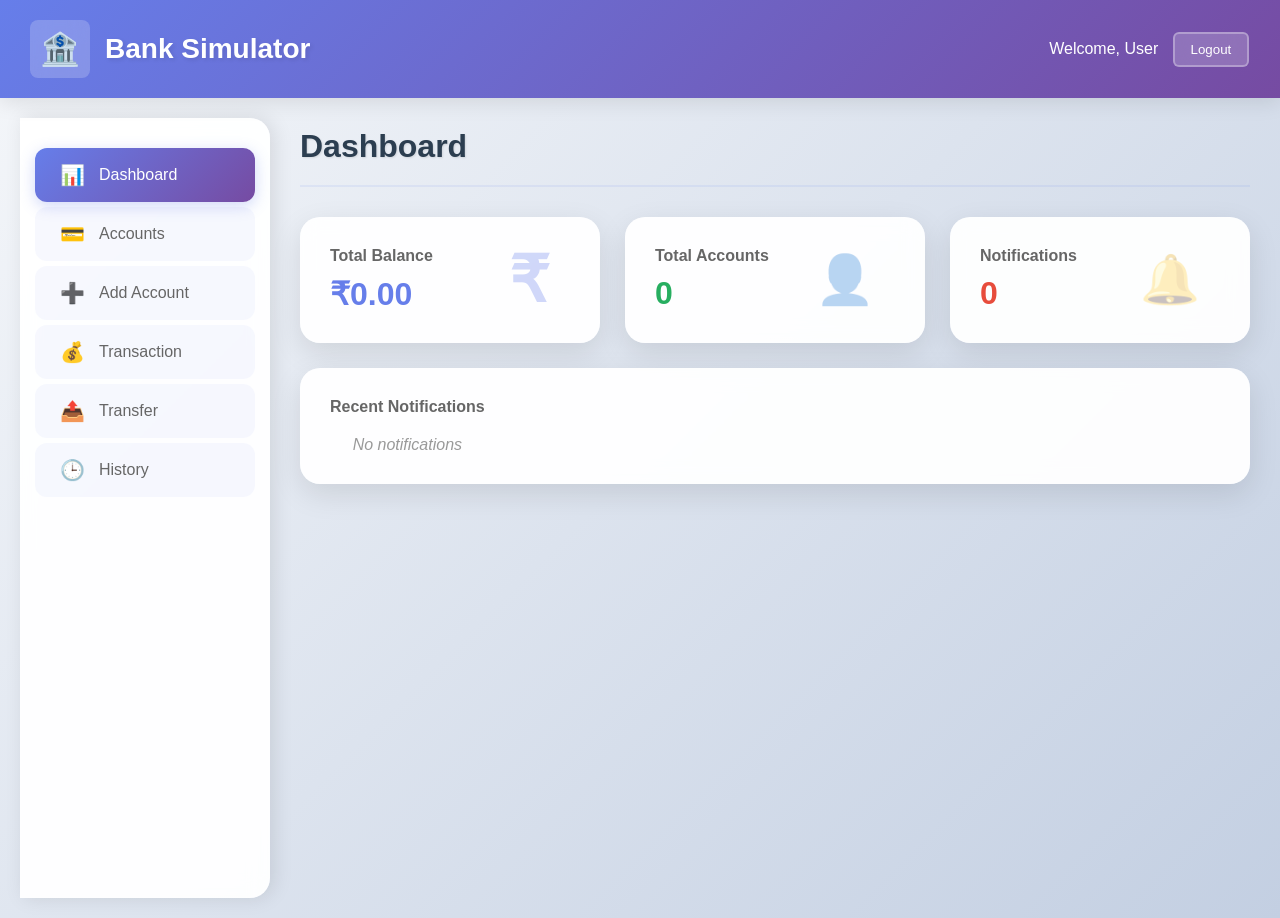
<file: frontend/dashboard.html>
<!DOCTYPE html>
<html lang="en">
<head>
    <meta charset="UTF-8">
    <meta name="viewport" content="width=device-width, initial-scale=1.0">
    <title>Bank Simulator - Dashboard</title>
    <link rel="stylesheet" href="dashboard-styles.css">
</head>
<body>
    <div class="dashboard-container">
        <!-- Header -->
        <header class="header">
            <div class="header-left">
                <div class="bank-icon">🏦</div>
                <h1>Bank Simulator</h1>
            </div>
            <div class="header-right">
                <div class="user-menu">
                    <span class="user-name">Welcome, User</span>
                    <button class="logout-btn" onclick="logout()">Logout</button>
                </div>
            </div>
        </header>

        <!-- Main Content -->
        <div class="main-content">
            <!-- Left Navigation -->
            <nav class="sidebar">
                <div class="nav-item active" onclick="showSection('dashboard')">
                    <div class="nav-icon">📊</div>
                    <span>Dashboard</span>
                </div>
                <div class="nav-item" onclick="showSection('accounts')">
                    <div class="nav-icon">💳</div>
                    <span>Accounts</span>
                </div>
                <div class="nav-item" onclick="goToAddAccount()">
                    <div class="nav-icon">➕</div>
                    <span>Add Account</span>
                </div>
                <div class="nav-item" onclick="showSection('transaction')">
                    <div class="nav-icon">💰</div>
                    <span>Transaction</span>
                </div>
                <div class="nav-item" onclick="showSection('transfer')">
                    <div class="nav-icon">📤</div>
                    <span>Transfer</span>
                </div>
                <div class="nav-item" onclick="showSection('history')">
                    <div class="nav-icon">🕒</div>
                    <span>History</span>
                </div>
            </nav>

            <!-- Main Content Area -->
            <main class="content-area">
                <!-- Dashboard Section -->
                <section id="dashboard-section" class="content-section active">
                    <div class="section-header">
                        <h2>Dashboard</h2>
                    </div>
                    <div class="dashboard-cards">
                        <div class="dashboard-card balance-card">
                            <div class="card-content">
                                <div class="card-info">
                                    <h3>Total Balance</h3>
                                <div class="card-value balance-value">₹0.00</div>
                                </div>
                                <div class="card-icon balance-icon">₹</div>
                            </div>
                        </div>
                        
                        <div class="dashboard-card accounts-card">
                            <div class="card-content">
                                <div class="card-info">
                                    <h3>Total Accounts</h3>
                                    <div class="card-value accounts-value">0</div>
                                </div>
                                <div class="card-icon accounts-icon">👤</div>
                            </div>
                        </div>
                        
                        <div class="dashboard-card notifications-card">
                            <div class="card-content">
                                <div class="card-info">
                                    <h3>Notifications</h3>
                                    <div class="card-value notifications-value">0</div>
                                </div>
                                <div class="card-icon notifications-icon">🔔</div>
                            </div>
                        </div>
                        
                        <div class="dashboard-card recent-notifications-card">
                            <div class="card-content">
                                <div class="card-info">
                                    <h3>Recent Notifications</h3>
                                    <div class="empty-notifications">No notifications</div>
                                </div>
                            </div>
                        </div>
                    </div>

                </section>

                <!-- Accounts Section -->
                <section id="accounts-section" class="content-section">
                    <div class="section-header">
                        <h2>All Accounts</h2>
                        <div class="header-buttons">
                            <button class="delete-btn" onclick="openDeleteAccountModal()">
                                <span class="delete-icon">🗑️</span>
                                Delete
                            </button>
                            <button class="refresh-btn" onclick="refreshAccounts()">
                                <span class="refresh-icon">🔄</span>
                                Refresh
                            </button>
                        </div>
                    </div>
                    <div class="accounts-container">
                        <div class="empty-state">
                            <div class="empty-icon">💳</div>
                            <p>No accounts found. Create one to get started!</p>
                        </div>
                    </div>
                </section>

                <!-- Add Account Section -->
                <section id="create-account-section" class="content-section">
                    <div class="section-header">
                        <h2>Add New Account</h2>
                    </div>
                    <div class="form-container">
                        <form id="createAccountForm" class="account-form">
                            <div class="form-group">
                                <label for="accountType">Account Type</label>
                                <select id="accountType" name="accountType" required>
                                    <option value="">Select Account Type</option>
                                    <option value="savings">Savings</option>
                                    <option value="checking">Checking</option>
                                    <option value="business">Business</option>
                                </select>
                            </div>
                            <div class="form-group">
                                <label for="initialDeposit">Initial Deposit</label>
                                <input type="number" id="initialDeposit" name="initialDeposit" placeholder="Enter amount" min="0" step="0.01" required>
                            </div>
                            <button type="submit" class="btn btn-primary">Add Account</button>
                        </form>
                    </div>
                </section>

                <!-- Transaction Section -->
                <section id="transaction-section" class="content-section">
                    <div class="section-header">
                        <h2>Make Transaction</h2>
                    </div>
                    <div class="form-container">
                        <form id="transactionForm" class="transaction-form">
                            <div class="form-group">
                                <label for="transactionType">Transaction Type</label>
                                <select id="transactionType" name="transactionType" required>
                                    <option value="">Select Type</option>
                                    <option value="deposit">Deposit</option>
                                    <option value="withdrawal">Withdrawal</option>
                                </select>
                            </div>
                            <div class="form-group">
                                <label for="accountNumber">Account Number</label>
                                <input type="text" id="accountNumber" name="accountNumber" placeholder="Enter account number" required>
                            </div>
                            <div class="form-group">
                                <label for="amount">Amount</label>
                                <div class="input-with-spinner">
                                    <input type="number" id="amount" name="amount" placeholder="Enter amount" min="0" step="100" value="0" required>
                                    <div class="spinner-controls">
                                        <button type="button" class="spinner-btn spinner-up" onclick="incrementTransactionAmount()">▲</button>
                                        <button type="button" class="spinner-btn spinner-down" onclick="decrementTransactionAmount()">▼</button>
                                    </div>
                                </div>
                            </div>
                            <div class="form-group" id="mpinGroup" style="display: none;">
                                <label for="transactionMpin">MPIN (6 digits)</label>
                                <input type="password" id="transactionMpin" name="mpin" placeholder="Enter 6-digit MPIN" maxlength="6" pattern="[0-9]{6}">
                            </div>
                            <button type="submit" class="btn btn-primary">Process Transaction</button>
                        </form>
                    </div>
                </section>

                <!-- Transfer Section -->
                <section id="transfer-section" class="content-section">
                    <div class="section-header">
                        <h2>Transfer Funds</h2>
                    </div>
                    <div class="form-container">
                        <form id="transferForm" class="transfer-form">
                            <div class="form-group">
                                <label for="fromAccount">Source Account Number</label>
                                <input type="text" id="fromAccount" name="fromAccount" placeholder="Enter source account" required>
                            </div>
                            <div class="form-group">
                                <label for="toAccount">Destination Account Number</label>
                                <input type="text" id="toAccount" name="toAccount" placeholder="Enter destination account" required>
                            </div>
                            <div class="form-group">
                                <label for="transferAmount">Amount</label>
                                <div class="input-with-spinner">
                                    <input type="number" id="transferAmount" name="transferAmount" placeholder="Enter amount" min="0" step="100" value="0" required>
                                    <div class="spinner-controls">
                                        <button type="button" class="spinner-btn spinner-up" onclick="incrementTransferAmount()">▲</button>
                                        <button type="button" class="spinner-btn spinner-down" onclick="decrementTransferAmount()">▼</button>
                                    </div>
                                </div>
                            </div>
                            <div class="form-group">
                                <label for="transferMpin">MPIN (6 digits)</label>
                                <input type="password" id="transferMpin" name="mpin" placeholder="Enter 6-digit MPIN" maxlength="6" pattern="[0-9]{6}" required>
                            </div>
                            <button type="submit" class="btn btn-primary">Transfer Funds</button>
                        </form>
                    </div>
                </section>

                <!-- History Section -->
                <section id="history-section" class="content-section">
                    <div class="section-header">
                        <h2>Transaction History</h2>
                        <div class="header-buttons">
                            <button class="statement-btn" onclick="openStatementModal()">
                                <span class="statement-icon">📄</span>
                                Statement
                            </button>
                            <button class="refresh-btn" onclick="refreshHistory()">
                                <span class="refresh-icon">🔄</span>
                                Refresh
                            </button>
                        </div>
                    </div>
                    <div class="history-container">
                        <div class="empty-state">
                            <div class="empty-icon">📊</div>
                            <p>No transactions found. Start by creating an account!</p>
                        </div>
                    </div>
                </section>
            </main>
        </div>
    </div>

    <!-- Custom Logout Modal -->
    <div id="logoutModal" class="logout-modal">
        <div class="logout-modal-content">
            <div class="logout-modal-header">
                <div class="logout-icon">🏦</div>
                <h3>Bank Simulator</h3>
            </div>
            <div class="logout-modal-body">
                <p>Are you sure you want to logout?</p>
            </div>
            <div class="logout-modal-footer">
                <button class="logout-btn-cancel" onclick="closeLogoutModal()">Cancel</button>
                <button class="logout-btn-confirm" onclick="confirmLogout()">Logout</button>
            </div>
        </div>
    </div>

    <!-- Statement Modal -->
    <div id="statementModal" class="statement-modal">
        <div class="statement-modal-content">
            <div class="statement-modal-header">
                <div class="statement-icon">📄</div>
                <h3>Download Statement</h3>
                <button class="close-btn" onclick="closeStatementModal()">&times;</button>
            </div>
            <div class="statement-modal-body">
                <p>Enter the account number to download the transaction statement:</p>
                <form id="statementForm" onsubmit="downloadStatement(event)">
                    <div class="form-group">
                        <label for="statementAccountNumber">Account Number</label>
                        <input type="text" id="statementAccountNumber" name="accountNumber" 
                               placeholder="Enter account number (e.g., ACC-2025-229)" required>
                    </div>
                    <div class="statement-modal-footer">
                        <button type="button" class="statement-btn-cancel" onclick="closeStatementModal()">Cancel</button>
                        <button type="submit" class="statement-btn-download">Download Excel</button>
                    </div>
                </form>
            </div>
        </div>
    </div>

    <!-- Delete Account Modal -->
    <div id="deleteAccountModal" class="delete-account-modal">
        <div class="delete-account-modal-content">
            <div class="delete-account-modal-header">
                <div class="delete-account-icon">🗑️</div>
                <h3>Delete Account</h3>
                <button class="close-btn" onclick="closeDeleteAccountModal()">&times;</button>
            </div>
            <div class="delete-account-modal-body">
                <p>Enter the account details to permanently delete the account:</p>
                <form id="deleteAccountForm" onsubmit="deleteAccount(event)">
                    <div class="form-group">
                        <label for="deleteAccountNumber">Account Number</label>
                        <input type="text" id="deleteAccountNumber" name="accountNumber" 
                               placeholder="Enter account number (e.g., ACC-2025-229)" required>
                    </div>
                    <div class="form-group">
                        <label for="deletePassword">Password</label>
                        <input type="password" id="deletePassword" name="password" 
                               placeholder="Enter account password" required>
                    </div>
                    <div class="delete-account-modal-footer">
                        <button type="button" class="delete-btn-cancel" onclick="closeDeleteAccountModal()">Cancel</button>
                        <button type="submit" class="delete-btn-confirm">Delete Account</button>
                    </div>
                </form>
            </div>
        </div>
    </div>

    <!-- Custom Notification Modal -->
    <div id="notificationModal" class="notification-modal">
        <div class="notification-content">
            <div class="notification-header">
                <div class="notification-icon" id="notificationIcon">⚠️</div>
                <h3 id="notificationTitle">Notification</h3>
            </div>
            <div class="notification-body">
                <p id="notificationMessage">This is a notification message.</p>
            </div>
            <div class="notification-footer">
                <button class="notification-btn" onclick="closeNotification()">OK</button>
            </div>
        </div>
    </div>

    <script src="config.js"></script>
    <script src="dashboard-script.js"></script>
    
    <!-- Transaction Success Modal -->
    <div id="txSuccessModal" class="alert-modal">
        <div class="alert-modal-content" style="max-width:560px">
            <div class="alert-modal-header">
                <div class="alert-icon">💸</div>
                <h3>Transaction Successful</h3>
            </div>
            <div class="alert-modal-body">
                <p id="txSuccessMessage">Your transaction was completed.</p>
            </div>
            <div class="alert-modal-footer">
                <button class="alert-btn" onclick="closeTxSuccessModal()">OK</button>
            </div>
        </div>
    </div>
</body>
</html>
</file>
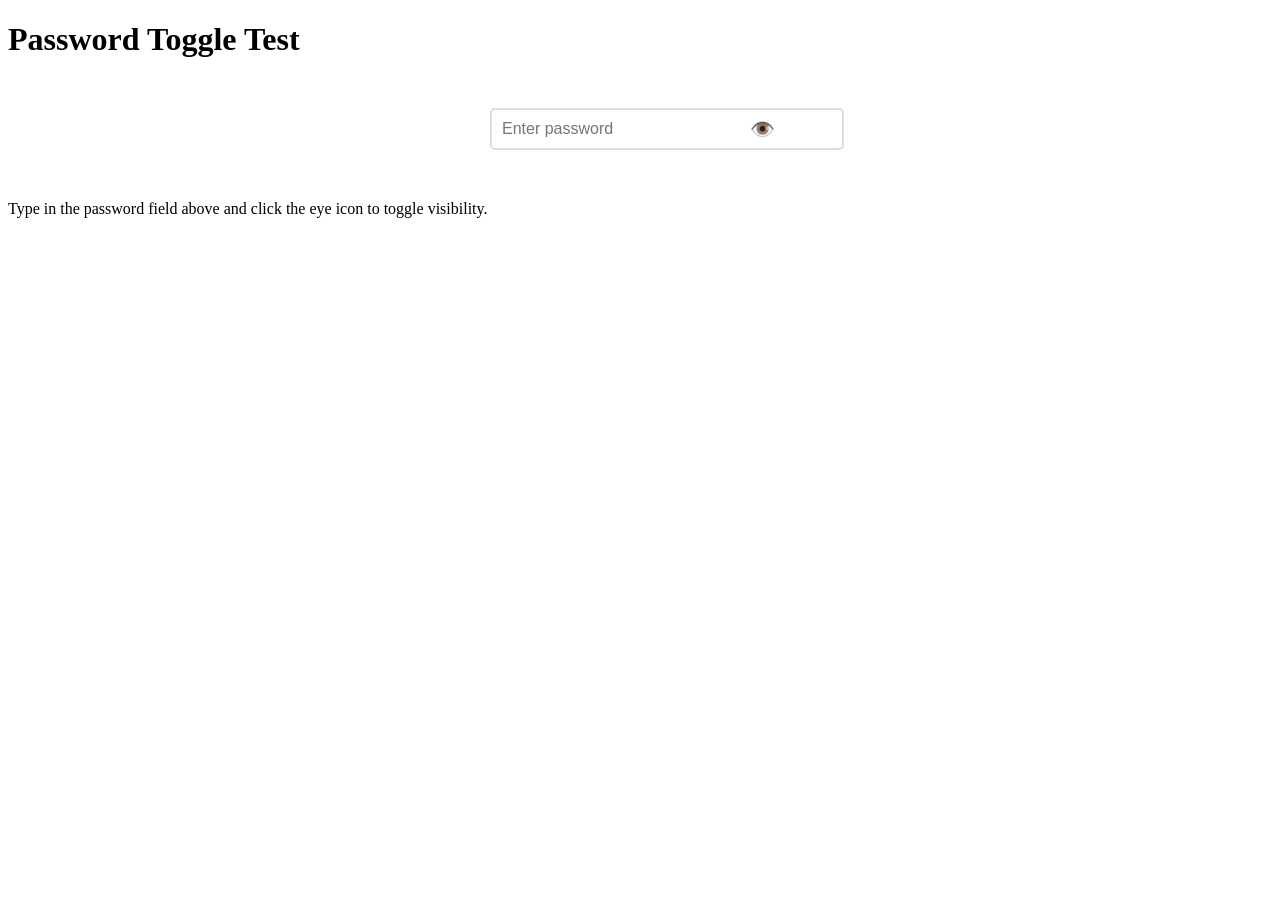
<file: frontend/test.html>
<!DOCTYPE html>
<html lang="en">
<head>
    <meta charset="UTF-8">
    <meta name="viewport" content="width=device-width, initial-scale=1.0">
    <title>Password Toggle Test</title>
    <style>
        .password-container {
            position: relative;
            width: 300px;
            margin: 50px auto;
        }
        
        .password-input {
            width: 100%;
            padding: 10px 40px 10px 10px;
            border: 2px solid #ddd;
            border-radius: 5px;
            font-size: 16px;
        }
        
        .toggle-btn {
            position: absolute;
            right: 10px;
            top: 50%;
            transform: translateY(-50%);
            background: none;
            border: none;
            cursor: pointer;
            font-size: 20px;
            padding: 5px;
        }
    </style>
</head>
<body>
    <h1>Password Toggle Test</h1>
    
    <div class="password-container">
        <input type="password" id="testPassword" class="password-input" placeholder="Enter password">
        <button type="button" class="toggle-btn" id="testToggle" onclick="testToggle()">👁️</button>
    </div>
    
    <p>Type in the password field above and click the eye icon to toggle visibility.</p>
    
    <script>
        function testToggle() {
            const input = document.getElementById('testPassword');
            const btn = document.getElementById('testToggle');
            
            if (input.type === 'password') {
                input.type = 'text';
                btn.textContent = '🙈';
            } else {
                input.type = 'password';
                btn.textContent = '👁️';
            }
        }
    </script>
</body>
</html>
</file>
<file: frontend/styles.css>
* {
    margin: 0;
    padding: 0;
    box-sizing: border-box;
}

body {
    font-family: 'Segoe UI', 'Arial', sans-serif;
    background: linear-gradient(135deg, #667eea 0%, #764ba2 100%);
    min-height: 100vh;
    display: flex;
    align-items: center;
    justify-content: center;
    position: relative;
    overflow-x: hidden;
}

body::before {
    content: '';
    position: absolute;
    top: 0;
    left: 0;
    right: 0;
    bottom: 0;
    background: linear-gradient(45deg, #E6F3FF 0%, #B8E6FF 50%, #E6F3FF 100%);
    opacity: 0.9;
    z-index: -1;
}

.container {
    display: flex;
    width: 100%;
    max-width: 1200px;
    min-height: 100vh;
    background: rgba(255, 255, 255, 0.95);
    backdrop-filter: blur(10px);
    border-radius: 20px;
    box-shadow: 0 20px 40px rgba(0, 0, 0, 0.1);
    overflow: hidden;
    position: relative;
    z-index: 1;
}

/* Left Section - Login Form */
.login-section {
    flex: 2;
    padding: 60px 40px;
    display: flex;
    flex-direction: column;
    justify-content: center;
    position: relative;
    background: linear-gradient(135deg, rgba(255, 255, 255, 0.1) 0%, rgba(255, 255, 255, 0.05) 100%);
}

.header {
    display: flex;
    align-items: center;
    margin-bottom: 40px;
}

.bank-icon {
    font-size: 48px;
    margin-right: 20px;
    animation: pulse 2s infinite;
}

@keyframes pulse {
    0% { transform: scale(1); }
    50% { transform: scale(1.1); }
    100% { transform: scale(1); }
}

.header h1 {
    color: #000;
    font-size: 36px;
    font-weight: bold;
    letter-spacing: 2px;
    text-shadow: 2px 2px 4px rgba(0, 0, 0, 0.1);
    background: linear-gradient(45deg, #2c3e50, #3498db);
    -webkit-background-clip: text;
    -webkit-text-fill-color: transparent;
    background-clip: text;
}

.login-form {
    text-align: center;
    max-width: 400px;
    margin: 0 auto;
}

.user-icon {
    margin-bottom: 20px;
}

.avatar {
    width: 100px;
    height: 100px;
    background: linear-gradient(135deg, #FF6B9D, #FF8E9B, #FFB6C1);
    border-radius: 50%;
    border: 5px solid #fff;
    display: flex;
    align-items: center;
    justify-content: center;
    font-size: 40px;
    margin: 0 auto;
    box-shadow: 0 8px 25px rgba(255, 107, 157, 0.3);
    animation: float 3s ease-in-out infinite;
    position: relative;
}

@keyframes float {
    0%, 100% { transform: translateY(0px); }
    50% { transform: translateY(-10px); }
}

.avatar::before {
    content: '';
    position: absolute;
    top: -5px;
    left: -5px;
    right: -5px;
    bottom: -5px;
    background: linear-gradient(45deg, #FF6B9D, #FF8E9B, #FFB6C1);
    border-radius: 50%;
    z-index: -1;
    animation: rotate 4s linear infinite;
}

@keyframes rotate {
    0% { transform: rotate(0deg); }
    100% { transform: rotate(360deg); }
}

.login-form h2 {
    color: #000;
    font-size: 20px;
    font-weight: bold;
    margin-bottom: 30px;
    letter-spacing: 1px;
}

.form-group {
    margin-bottom: 20px;
    text-align: left;
}

.form-group label {
    display: block;
    color: #000;
    font-weight: bold;
    margin-bottom: 8px;
    font-size: 14px;
}

.form-group input {
    width: 100%;
    padding: 15px 20px;
    border: 2px solid #e0e0e0;
    border-radius: 12px;
    font-size: 16px;
    background: rgba(255, 255, 255, 0.9);
    backdrop-filter: blur(10px);
    transition: all 0.3s ease;
    box-shadow: 0 4px 15px rgba(0, 0, 0, 0.05);
}

.form-group input:focus {
    outline: none;
    border-color: #667eea;
    box-shadow: 0 0 20px rgba(102, 126, 234, 0.3);
    transform: translateY(-2px);
}


.button-group {
    display: flex;
    gap: 15px;
    margin-bottom: 20px;
}

.btn {
    flex: 1;
    padding: 15px 25px;
    border: none;
    border-radius: 12px;
    font-size: 16px;
    font-weight: bold;
    cursor: pointer;
    transition: all 0.3s ease;
    text-transform: uppercase;
    letter-spacing: 1px;
    position: relative;
    overflow: hidden;
}

.btn::before {
    content: '';
    position: absolute;
    top: 0;
    left: -100%;
    width: 100%;
    height: 100%;
    background: linear-gradient(90deg, transparent, rgba(255, 255, 255, 0.2), transparent);
    transition: left 0.5s;
}

.btn:hover::before {
    left: 100%;
}

.btn-primary {
    background: linear-gradient(135deg, #667eea 0%, #764ba2 100%);
    color: #fff;
    box-shadow: 0 8px 25px rgba(102, 126, 234, 0.3);
}

.btn-primary:hover {
    transform: translateY(-3px);
    box-shadow: 0 12px 35px rgba(102, 126, 234, 0.4);
}

.btn-secondary {
    background: linear-gradient(135deg, #2c3e50 0%, #34495e 100%);
    color: #fff;
    box-shadow: 0 8px 25px rgba(44, 62, 80, 0.3);
}

.btn-secondary:hover {
    transform: translateY(-3px);
    box-shadow: 0 12px 35px rgba(44, 62, 80, 0.4);
}

.reset-section {
    text-align: center;
}

.btn-reset {
    background: linear-gradient(135deg, #e74c3c 0%, #c0392b 100%);
    color: #fff;
    padding: 15px 35px;
    border: none;
    border-radius: 12px;
    font-size: 16px;
    font-weight: bold;
    cursor: pointer;
    transition: all 0.3s ease;
    text-transform: uppercase;
    letter-spacing: 1px;
    box-shadow: 0 8px 25px rgba(231, 76, 60, 0.3);
    position: relative;
    overflow: hidden;
}

.btn-reset::before {
    content: '';
    position: absolute;
    top: 0;
    left: -100%;
    width: 100%;
    height: 100%;
    background: linear-gradient(90deg, transparent, rgba(255, 255, 255, 0.2), transparent);
    transition: left 0.5s;
}

.btn-reset:hover::before {
    left: 100%;
}

.btn-reset:hover {
    transform: translateY(-3px);
    box-shadow: 0 12px 35px rgba(231, 76, 60, 0.4);
}


/* Right Section - Illustrations */
.illustration-section {
    flex: 1;
    position: relative;
    display: flex;
    align-items: center;
    justify-content: center;
    padding: 40px;
    background: linear-gradient(135deg, rgba(102, 126, 234, 0.1) 0%, rgba(118, 75, 162, 0.1) 100%);
    overflow: hidden;
}

.phone-container {
    position: relative;
    z-index: 3;
}

.phone {
    width: 220px;
    height: 380px;
    background: linear-gradient(135deg, #2c3e50 0%, #34495e 100%);
    border-radius: 30px;
    padding: 25px;
    box-shadow: 0 20px 40px rgba(0, 0, 0, 0.3);
    position: relative;
    animation: phoneFloat 4s ease-in-out infinite;
}

@keyframes phoneFloat {
    0%, 100% { transform: translateY(0px) rotate(0deg); }
    50% { transform: translateY(-15px) rotate(2deg); }
}

.phone::before {
    content: '';
    position: absolute;
    top: -2px;
    left: -2px;
    right: -2px;
    bottom: -2px;
    background: linear-gradient(45deg, #667eea, #764ba2, #667eea);
    border-radius: 32px;
    z-index: -1;
    animation: phoneGlow 3s ease-in-out infinite;
}

@keyframes phoneGlow {
    0%, 100% { opacity: 0.5; }
    50% { opacity: 1; }
}

.phone-screen {
    width: 100%;
    height: 100%;
    background: linear-gradient(135deg, #f8f9fa 0%, #e9ecef 100%);
    border-radius: 20px;
    padding: 25px;
    display: flex;
    flex-direction: column;
    align-items: center;
    justify-content: center;
    gap: 20px;
    box-shadow: inset 0 2px 10px rgba(0, 0, 0, 0.1);
}

.phone-user-icon {
    width: 50px;
    height: 50px;
    background: linear-gradient(135deg, #667eea 0%, #764ba2 100%);
    border-radius: 50%;
    display: flex;
    align-items: center;
    justify-content: center;
    font-size: 24px;
    color: white;
    box-shadow: 0 4px 15px rgba(102, 126, 234, 0.3);
    animation: phoneIconPulse 2s ease-in-out infinite;
}

@keyframes phoneIconPulse {
    0%, 100% { transform: scale(1); }
    50% { transform: scale(1.1); }
}

.phone-line {
    width: 80%;
    height: 3px;
    background: linear-gradient(90deg, #667eea, #764ba2);
    border-radius: 2px;
    animation: phoneLineGlow 2s ease-in-out infinite;
}

@keyframes phoneLineGlow {
    0%, 100% { opacity: 0.6; }
    50% { opacity: 1; }
}

.phone-line.dotted {
    background: repeating-linear-gradient(
        to right,
        #667eea 0px,
        #667eea 8px,
        transparent 8px,
        transparent 16px
    );
    animation: phoneLineGlow 2s ease-in-out infinite;
}

.phone-button {
    width: 70px;
    height: 25px;
    background: linear-gradient(135deg, #e74c3c 0%, #c0392b 100%);
    border-radius: 12px;
    margin-top: 15px;
    box-shadow: 0 4px 15px rgba(231, 76, 60, 0.3);
    animation: phoneButtonPulse 1.5s ease-in-out infinite;
}

@keyframes phoneButtonPulse {
    0%, 100% { transform: scale(1); }
    50% { transform: scale(1.05); }
}

.characters {
    position: absolute;
    width: 100%;
    height: 100%;
    z-index: 2;
}

.character {
    position: absolute;
    width: 80px;
    height: 120px;
}

.character.female {
    left: 20px;
    top: 50%;
    transform: translateY(-50%);
}

.character.male {
    right: 20px;
    top: 50%;
    transform: translateY(-50%);
}

.character-body {
    width: 100%;
    height: 100%;
    position: relative;
}

.character-head {
    width: 30px;
    height: 30px;
    background-color: #FFDBAC;
    border-radius: 50%;
    position: absolute;
    top: 0;
    left: 50%;
    transform: translateX(-50%);
}

.character-torso {
    width: 40px;
    height: 50px;
    position: absolute;
    top: 25px;
    left: 50%;
    transform: translateX(-50%);
}

.character.female .character-torso {
    background-color: #90EE90;
}

.character.male .character-torso {
    background-color: #87CEEB;
}

.character-legs {
    width: 35px;
    height: 40px;
    position: absolute;
    top: 70px;
    left: 50%;
    transform: translateX(-50%);
}

.character.female .character-legs {
    background-color: #4169E1;
}

.character.male .character-legs {
    background-color: #2F4F4F;
}

.decorative-elements {
    position: absolute;
    width: 100%;
    height: 100%;
    z-index: 1;
}

.cloud {
    position: absolute;
    background-color: #B0E0E6;
    border-radius: 50px;
    opacity: 0.6;
}

.cloud1 {
    width: 60px;
    height: 30px;
    top: 20%;
    left: 10%;
}

.cloud2 {
    width: 40px;
    height: 20px;
    top: 60%;
    right: 15%;
}

.cloud3 {
    width: 50px;
    height: 25px;
    top: 80%;
    left: 20%;
}

/* Responsive Design */
@media (max-width: 768px) {
    .container {
        flex-direction: column;
    }
    
    .login-section {
        flex: none;
        padding: 20px;
    }
    
    .illustration-section {
        flex: none;
        min-height: 300px;
    }
    
    .phone {
        width: 150px;
        height: 280px;
    }
    
    .character {
        width: 60px;
        height: 90px;
    }
}

@media (max-width: 480px) {
    .login-section {
        padding: 20px 15px;
    }
    
    .button-group {
        flex-direction: column;
    }
    
    .btn {
        width: 100%;
    }
}

/* Custom Modal Styles */
.modal-overlay {
    position: fixed;
    top: 0;
    left: 0;
    width: 100%;
    height: 100%;
    background: rgba(0, 0, 0, 0.6);
    backdrop-filter: blur(5px);
    display: flex;
    align-items: center;
    justify-content: center;
    z-index: 1000;
    opacity: 0;
    visibility: hidden;
    transition: all 0.3s ease;
}

.modal-overlay.show {
    opacity: 1;
    visibility: visible;
}

.modal-content {
    background: linear-gradient(135deg, #ffffff 0%, #f8f9fa 100%);
    border-radius: 20px;
    box-shadow: 0 25px 50px rgba(0, 0, 0, 0.2);
    max-width: 400px;
    width: 90%;
    max-height: 80vh;
    overflow: hidden;
    transform: scale(0.7) translateY(50px);
    transition: all 0.3s ease;
    border: 2px solid #E6F3FF;
}

.modal-overlay.show .modal-content {
    transform: scale(1) translateY(0);
}

.modal-header {
    background: linear-gradient(135deg, #4A90E2 0%, #357ABD 100%);
    color: white;
    padding: 20px 25px;
    display: flex;
    align-items: center;
    gap: 15px;
}

.modal-icon {
    font-size: 24px;
    background: rgba(255, 255, 255, 0.2);
    width: 40px;
    height: 40px;
    border-radius: 50%;
    display: flex;
    align-items: center;
    justify-content: center;
    backdrop-filter: blur(10px);
}

.modal-header h3 {
    font-size: 18px;
    font-weight: 600;
    margin: 0;
    text-shadow: 0 1px 2px rgba(0, 0, 0, 0.1);
}

.modal-body {
    padding: 25px;
    text-align: center;
}

.modal-body p {
    font-size: 16px;
    color: #333;
    line-height: 1.5;
    margin: 0;
}

.modal-footer {
    padding: 20px 25px;
    display: flex;
    gap: 15px;
    justify-content: center;
    background: #f8f9fa;
    border-top: 1px solid #e9ecef;
}

.modal-footer .btn {
    min-width: 80px;
    padding: 12px 20px;
    font-weight: 600;
    border-radius: 8px;
    transition: all 0.3s ease;
    border: none;
    cursor: pointer;
    font-size: 14px;
}

.modal-footer .btn-primary {
    background: linear-gradient(135deg, #4A90E2 0%, #357ABD 100%);
    color: white;
    box-shadow: 0 4px 15px rgba(74, 144, 226, 0.3);
}

.modal-footer .btn-primary:hover {
    transform: translateY(-2px);
    box-shadow: 0 6px 20px rgba(74, 144, 226, 0.4);
}

.modal-footer .btn-secondary {
    background: linear-gradient(135deg, #6c757d 0%, #5a6268 100%);
    color: white;
    box-shadow: 0 4px 15px rgba(108, 117, 125, 0.3);
}

.modal-footer .btn-secondary:hover {
    transform: translateY(-2px);
    box-shadow: 0 6px 20px rgba(108, 117, 125, 0.4);
}

/* Modal responsive design */
@media (max-width: 480px) {
    .modal-content {
        width: 95%;
        margin: 20px;
    }
    
    .modal-header {
        padding: 15px 20px;
    }
    
    .modal-body {
        padding: 20px;
    }
    
    .modal-footer {
        padding: 15px 20px;
        flex-direction: column;
    }
    
    .modal-footer .btn {
        width: 100%;
    }
}
</file>
<file: frontend/create-account-styles.css>
* {
    margin: 0;
    padding: 0;
    box-sizing: border-box;
}

body {
    font-family: 'Segoe UI', 'Arial', sans-serif;
    background: linear-gradient(135deg, #f5f7fa 0%, #c3cfe2 100%);
    min-height: 100vh;
    color: #333;
}

.account-creation-container {
    display: flex;
    flex-direction: column;
    min-height: 100vh;
}

/* Header Styles */
.header {
    background: linear-gradient(135deg, #667eea 0%, #764ba2 100%);
    color: white;
    padding: 20px 30px;
    display: flex;
    justify-content: space-between;
    align-items: center;
    box-shadow: 0 4px 20px rgba(0, 0, 0, 0.1);
    position: relative;
    z-index: 100;
}

.header-left {
    display: flex;
    align-items: center;
    gap: 15px;
}

.bank-icon {
    font-size: 32px;
    background: rgba(255, 255, 255, 0.2);
    padding: 10px;
    border-radius: 8px;
    backdrop-filter: blur(10px);
}

.header h1 {
    font-size: 28px;
    font-weight: bold;
    text-shadow: 2px 2px 4px rgba(0, 0, 0, 0.1);
}

.back-btn {
    background: rgba(255, 255, 255, 0.2);
    color: white;
    border: 2px solid rgba(255, 255, 255, 0.3);
    padding: 10px 20px;
    border-radius: 8px;
    cursor: pointer;
    font-weight: 500;
    transition: all 0.3s ease;
    backdrop-filter: blur(10px);
}

.back-btn:hover {
    background: rgba(255, 255, 255, 0.3);
    transform: translateY(-2px);
}

/* Main Content */
.main-content {
    flex: 1;
    padding: 40px;
    display: flex;
    justify-content: center;
    align-items: flex-start;
}

.account-creation-content {
    width: 100%;
    max-width: 1000px;
}

/* Page Title */
.page-title {
    text-align: center;
    margin-bottom: 40px;
}

.page-title h2 {
    font-size: 36px;
    font-weight: bold;
    color: #2c3e50;
    margin-bottom: 10px;
    text-shadow: 1px 1px 2px rgba(0, 0, 0, 0.1);
}

.page-title p {
    font-size: 18px;
    color: #666;
    font-weight: 500;
}

/* Progress Line */
.progress-container {
    margin-bottom: 40px;
    padding: 30px;
    background: rgba(255, 255, 255, 0.95);
    backdrop-filter: blur(10px);
    border-radius: 20px;
    box-shadow: 0 10px 30px rgba(0, 0, 0, 0.1);
}

.progress-line {
    display: flex;
    justify-content: space-between;
    align-items: center;
    position: relative;
}

.progress-line::before {
    content: '';
    position: absolute;
    top: 30px;
    left: 60px;
    right: 60px;
    height: 4px;
    background: #e0e0e0;
    border-radius: 2px;
    z-index: 1;
}

.progress-line::after {
    content: '';
    position: absolute;
    top: 30px;
    left: 60px;
    height: 4px;
    background: linear-gradient(135deg, #667eea 0%, #764ba2 100%);
    border-radius: 2px;
    z-index: 2;
    width: 0%;
    transition: width 0.5s ease;
}

.progress-step {
    display: flex;
    flex-direction: column;
    align-items: center;
    position: relative;
    z-index: 3;
    cursor: pointer;
    transition: all 0.3s ease;
}

.progress-step.completed .step-circle {
    background: linear-gradient(135deg, #27ae60 0%, #2ecc71 100%);
    color: white;
}

.progress-step.completed .step-circle::after {
    content: '✓';
    position: absolute;
    top: 50%;
    left: 50%;
    transform: translate(-50%, -50%);
    font-size: 16px;
    font-weight: bold;
}

.progress-step.active .step-circle {
    background: linear-gradient(135deg, #667eea 0%, #764ba2 100%);
    color: white;
    transform: scale(1.1);
    box-shadow: 0 4px 15px rgba(102, 126, 234, 0.3);
}

.progress-step.disabled {
    opacity: 0.5;
    cursor: not-allowed;
}

.step-circle {
    width: 60px;
    height: 60px;
    border-radius: 50%;
    background: #e0e0e0;
    display: flex;
    align-items: center;
    justify-content: center;
    margin-bottom: 15px;
    transition: all 0.3s ease;
    position: relative;
    border: 4px solid white;
    box-shadow: 0 4px 15px rgba(0, 0, 0, 0.1);
}

.step-number {
    font-size: 20px;
    font-weight: bold;
    color: #666;
}

.step-label {
    font-size: 14px;
    font-weight: 600;
    color: #666;
    text-align: center;
    max-width: 100px;
}

.progress-step.active .step-label {
    color: #667eea;
    font-weight: bold;
}

.progress-step.completed .step-label {
    color: #27ae60;
    font-weight: bold;
}

/* Form Container */
.form-container {
    background: rgba(255, 255, 255, 0.95);
    backdrop-filter: blur(10px);
    border-radius: 20px;
    padding: 40px;
    box-shadow: 0 10px 30px rgba(0, 0, 0, 0.1);
    min-height: 500px;
}

.form-step {
    display: none;
}

.form-step.active {
    display: block;
    opacity: 1;
    transform: none;
}

@keyframes fadeIn {
    from { opacity: 0; transform: translateY(20px); }
    to { opacity: 1; transform: translateY(0); }
}

.step-header {
    text-align: center;
    margin-bottom: 40px;
    padding-bottom: 20px;
    border-bottom: 2px solid rgba(102, 126, 234, 0.1);
}

.step-header h3 {
    font-size: 28px;
    font-weight: bold;
    color: #2c3e50;
    margin-bottom: 10px;
}

.step-header p {
    font-size: 16px;
    color: #666;
    font-weight: 500;
}

/* Form Table Layout */
.form-table {
    display: flex;
    flex-direction: column;
    gap: 25px;
    margin-bottom: 40px;
}

.form-row {
    display: grid;
    grid-template-columns: 1fr 1fr;
    gap: 25px;
    align-items: start;
}

.form-group.full-width {
    grid-column: 1 / -1;
}

.form-group {
    display: flex;
    flex-direction: column;
    gap: 8px;
}

.form-group label {
    font-weight: 600;
    color: #2c3e50;
    font-size: 16px;
}

.form-group input,
.form-group select,
.form-group textarea {
    padding: 15px 20px;
    border: 2px solid #e0e0e0;
    border-radius: 12px;
    font-size: 16px;
    background: rgba(255, 255, 255, 0.9);
    backdrop-filter: blur(10px);
    transition: all 0.3s ease;
    box-shadow: 0 4px 15px rgba(0, 0, 0, 0.05);
}

.form-group input:focus,
.form-group select:focus,
.form-group textarea:focus {
    outline: none;
    border-color: #667eea;
    box-shadow: 0 0 20px rgba(102, 126, 234, 0.3);
    transform: translateY(-2px);
}

.form-group textarea {
    resize: vertical;
    min-height: 100px;
}

/* Input with Spinner */
.input-with-spinner {
    position: relative;
    display: flex;
    align-items: center;
}

.input-with-spinner input {
    width: 100%;
    padding-right: 50px;
}

.spinner-controls {
    position: absolute;
    right: 5px;
    top: 50%;
    transform: translateY(-50%);
    display: flex;
    flex-direction: column;
    gap: 2px;
}

.spinner-btn {
    width: 20px;
    height: 15px;
    border: none;
    background: #f8f9fa;
    color: #666;
    font-size: 10px;
    cursor: pointer;
    display: flex;
    align-items: center;
    justify-content: center;
    border-radius: 3px;
    transition: all 0.2s ease;
    user-select: none;
}

.spinner-btn:hover {
    background: #e9ecef;
    color: #333;
}

.spinner-btn:active {
    background: #dee2e6;
    transform: scale(0.95);
}

.spinner-up {
    border-bottom: 1px solid #dee2e6;
}

/* Deposit Note */
.deposit-note {
    font-size: 12px;
    color: #666;
    margin-top: 5px;
    font-style: italic;
    opacity: 0.8;
}

/* File Upload */
.file-upload {
    position: relative;
}

.file-upload input[type="file"] {
    position: absolute;
    opacity: 0;
    width: 100%;
    height: 100%;
    cursor: pointer;
}

.file-upload-label {
    display: flex;
    flex-direction: column;
    align-items: center;
    justify-content: center;
    padding: 40px 20px;
    border: 2px dashed #e0e0e0;
    border-radius: 12px;
    background: rgba(255, 255, 255, 0.5);
    cursor: pointer;
    transition: all 0.3s ease;
    text-align: center;
}

.file-upload-label:hover {
    border-color: #667eea;
    background: rgba(102, 126, 234, 0.05);
}

.upload-icon {
    font-size: 32px;
    margin-bottom: 10px;
}

.upload-text {
    font-size: 16px;
    color: #666;
    font-weight: 500;
}

/* Email Display */
.email-display {
    background: rgba(102, 126, 234, 0.1);
    border-radius: 12px;
    padding: 20px;
    text-align: center;
}

.email-display label {
    font-size: 16px;
    font-weight: 600;
    color: #2c3e50;
    margin-bottom: 10px;
    display: block;
}

.email-value {
    font-size: 20px;
    font-weight: bold;
    color: #667eea;
    margin-bottom: 10px;
    padding: 10px;
    background: white;
    border-radius: 8px;
    box-shadow: 0 2px 10px rgba(0, 0, 0, 0.05);
}

.email-note {
    font-size: 14px;
    color: #666;
    margin: 0;
    font-style: italic;
}

/* Account Display */
.account-display {
    background: rgba(102, 126, 234, 0.1);
    border-radius: 12px;
    padding: 20px;
    text-align: center;
}

.account-display label {
    font-size: 16px;
    font-weight: 600;
    color: #2c3e50;
    margin-bottom: 10px;
    display: block;
}

.account-value {
    font-size: 24px;
    font-weight: bold;
    color: #667eea;
    margin-bottom: 10px;
    padding: 15px;
    background: white;
    border-radius: 8px;
    box-shadow: 0 2px 10px rgba(0, 0, 0, 0.05);
    letter-spacing: 2px;
}

.account-note {
    font-size: 14px;
    color: #666;
    margin: 0;
    font-style: italic;
}

/* Password Status */
.password-status {
    text-align: center;
    padding: 15px;
    border-radius: 8px;
    font-weight: 500;
    margin-top: 10px;
}

.password-status.success {
    background: rgba(39, 174, 96, 0.1);
    color: #27ae60;
    border: 1px solid rgba(39, 174, 96, 0.2);
}

.password-status.error {
    background: rgba(231, 76, 60, 0.1);
    color: #e74c3c;
    border: 1px solid rgba(231, 76, 60, 0.2);
}

.password-status.info {
    background: rgba(52, 152, 219, 0.1);
    color: #3498db;
    border: 1px solid rgba(52, 152, 219, 0.2);
}

/* OTP Status */
.otp-status {
    text-align: center;
    padding: 15px;
    border-radius: 8px;
    font-weight: 500;
    margin-top: 10px;
}

.otp-status.success {
    background: rgba(39, 174, 96, 0.1);
    color: #27ae60;
    border: 1px solid rgba(39, 174, 96, 0.2);
}

.otp-status.error {
    background: rgba(231, 76, 60, 0.1);
    color: #e74c3c;
    border: 1px solid rgba(231, 76, 60, 0.2);
}

.otp-status.info {
    background: rgba(52, 152, 219, 0.1);
    color: #3498db;
    border: 1px solid rgba(52, 152, 219, 0.2);
}

/* Checkbox Styling */
.form-group input[type="checkbox"] {
    width: auto;
    margin-right: 10px;
    transform: scale(1.2);
}

.form-group label:has(input[type="checkbox"]) {
    display: flex;
    align-items: center;
    cursor: pointer;
    font-size: 16px;
    color: #666;
}

/* Form Actions */
.form-actions {
    display: flex;
    justify-content: space-between;
    align-items: center;
    padding-top: 30px;
    border-top: 2px solid rgba(102, 126, 234, 0.1);
}

.btn {
    padding: 15px 30px;
    border: none;
    border-radius: 12px;
    font-size: 16px;
    font-weight: bold;
    cursor: pointer;
    transition: all 0.3s ease;
    text-transform: uppercase;
    letter-spacing: 1px;
    position: relative;
    overflow: hidden;
    min-width: 150px;
}

.btn-primary {
    background: linear-gradient(135deg, #667eea 0%, #764ba2 100%);
    color: white;
    box-shadow: 0 8px 25px rgba(102, 126, 234, 0.3);
}

.btn-primary:hover {
    transform: translateY(-3px);
    box-shadow: 0 12px 35px rgba(102, 126, 234, 0.4);
}

.btn-primary.btn-disabled {
    background: #95a5a6;
    color: #7f8c8d;
    cursor: not-allowed;
    box-shadow: none;
}

.btn-primary.btn-disabled:hover {
    transform: none;
    box-shadow: none;
}

.btn-primary.btn-enabled {
    background: linear-gradient(135deg, #667eea 0%, #764ba2 100%);
    color: white;
    cursor: pointer;
    box-shadow: 0 8px 25px rgba(102, 126, 234, 0.3);
}

.btn-secondary {
    background: linear-gradient(135deg, #95a5a6 0%, #7f8c8d 100%);
    color: white;
    box-shadow: 0 8px 25px rgba(149, 165, 166, 0.3);
}

.btn-secondary:hover {
    transform: translateY(-3px);
    box-shadow: 0 12px 35px rgba(149, 165, 166, 0.4);
}

.btn::before {
    content: '';
    position: absolute;
    top: 0;
    left: -100%;
    width: 100%;
    height: 100%;
    background: linear-gradient(90deg, transparent, rgba(255, 255, 255, 0.2), transparent);
    transition: left 0.5s;
}

.btn:hover::before {
    left: 100%;
}

/* Success Content */
.success-content {
    text-align: center;
    padding: 40px 0;
}

.success-icon {
    font-size: 80px;
    margin-bottom: 30px;
    animation: bounce 1s ease-in-out;
}

@keyframes bounce {
    0%, 20%, 50%, 80%, 100% { transform: translateY(0); }
    40% { transform: translateY(-20px); }
    60% { transform: translateY(-10px); }
}

.account-details {
    background: rgba(102, 126, 234, 0.1);
    border-radius: 15px;
    padding: 30px;
    margin-bottom: 40px;
}

.account-details h4 {
    font-size: 24px;
    color: #2c3e50;
    margin-bottom: 20px;
    font-weight: bold;
}

.account-info {
    display: flex;
    flex-direction: column;
    gap: 15px;
}

.info-item {
    display: flex;
    justify-content: space-between;
    align-items: center;
    padding: 15px 20px;
    background: white;
    border-radius: 10px;
    box-shadow: 0 4px 15px rgba(0, 0, 0, 0.05);
}

.info-label {
    font-weight: 600;
    color: #666;
}

.info-value {
    font-weight: bold;
    color: #667eea;
    font-size: 18px;
}

/* Custom Alert Modal */
.alert-modal {
    display: none;
    position: fixed;
    top: 0;
    left: 0;
    width: 100%;
    height: 100%;
    background: rgba(0, 0, 0, 0.7);
    backdrop-filter: blur(10px);
    z-index: 1000;
    animation: fadeIn 0.3s ease;
}

.alert-modal.show {
    display: flex;
    align-items: center;
    justify-content: center;
}

.alert-modal-content {
    background: linear-gradient(135deg, #667eea 0%, #764ba2 100%);
    border-radius: 20px;
    padding: 0;
    box-shadow: 0 20px 60px rgba(0, 0, 0, 0.3);
    max-width: 400px;
    width: 90%;
    animation: modalSlideIn 0.3s ease;
    overflow: hidden;
    position: relative;
}

.alert-modal-content::before {
    content: '';
    position: absolute;
    top: 0;
    left: 0;
    right: 0;
    bottom: 0;
    background: rgba(255, 255, 255, 0.1);
    backdrop-filter: blur(10px);
    z-index: 1;
}

.alert-modal-header {
    background: rgba(255, 255, 255, 0.1);
    padding: 25px 30px;
    display: flex;
    align-items: center;
    gap: 15px;
    border-bottom: 1px solid rgba(255, 255, 255, 0.2);
    position: relative;
    z-index: 2;
}

.alert-icon {
    font-size: 32px;
    background: rgba(255, 255, 255, 0.2);
    padding: 10px;
    border-radius: 50%;
    backdrop-filter: blur(10px);
}

.alert-modal-header h3 {
    color: white;
    font-size: 24px;
    font-weight: bold;
    margin: 0;
    text-shadow: 2px 2px 4px rgba(0, 0, 0, 0.1);
}

.alert-modal-body {
    padding: 30px;
    text-align: center;
    position: relative;
    z-index: 2;
}

.alert-modal-body p {
    color: white;
    font-size: 18px;
    font-weight: 500;
    margin: 0;
    text-shadow: 1px 1px 2px rgba(0, 0, 0, 0.1);
}

.alert-modal-footer {
    padding: 20px 30px 30px;
    display: flex;
    justify-content: center;
    position: relative;
    z-index: 2;
}

.alert-btn {
    padding: 12px 30px;
    border: none;
    border-radius: 10px;
    font-size: 16px;
    font-weight: bold;
    cursor: pointer;
    transition: all 0.3s ease;
    min-width: 100px;
    background: linear-gradient(135deg, #e74c3c 0%, #c0392b 100%);
    color: white;
    box-shadow: 0 4px 15px rgba(231, 76, 60, 0.3);
}

.alert-btn:hover {
    transform: translateY(-2px);
    box-shadow: 0 6px 20px rgba(231, 76, 60, 0.4);
}

.alert-btn-cancel {
    background: linear-gradient(135deg, #95a5a6 0%, #7f8c8d 100%) !important;
    box-shadow: 0 4px 15px rgba(149, 165, 166, 0.3) !important;
    margin-right: 10px;
}

.alert-btn-cancel:hover {
    box-shadow: 0 6px 20px rgba(149, 165, 166, 0.4) !important;
}

.alert-btn-confirm {
    background: linear-gradient(135deg, #e74c3c 0%, #c0392b 100%) !important;
    box-shadow: 0 4px 15px rgba(231, 76, 60, 0.3) !important;
}

.alert-btn-confirm:hover {
    box-shadow: 0 6px 20px rgba(231, 76, 60, 0.4) !important;
}

@keyframes modalSlideIn {
    from {
        opacity: 0;
        transform: scale(0.8) translateY(-50px);
    }
    to {
        opacity: 1;
        transform: scale(1) translateY(0);
    }
}

/* Responsive Design */
@media (max-width: 768px) {
    .main-content {
        padding: 20px;
    }
    
    .progress-line {
        flex-direction: column;
        gap: 20px;
    }
    
    .progress-line::before,
    .progress-line::after {
        display: none;
    }
    
    .form-row {
        grid-template-columns: 1fr;
        gap: 20px;
    }
    
    .form-actions {
        flex-direction: column;
        gap: 15px;
    }
    
    .btn {
        width: 100%;
    }
    
    .page-title h2 {
        font-size: 28px;
    }
    
    .step-header h3 {
        font-size: 24px;
    }
}

@media (max-width: 480px) {
    .header {
        padding: 15px 20px;
    }
    
    .header h1 {
        font-size: 24px;
    }
    
    .form-container {
        padding: 20px;
    }
    
    .progress-container {
        padding: 20px;
    }
    
    .step-circle {
        width: 50px;
        height: 50px;
    }
    
    .step-number {
        font-size: 16px;
    }
}

/* Custom Alert Modal Styles */
.custom-alert-modal {
    display: none;
    position: fixed;
    z-index: 2000;
    left: 0;
    top: 0;
    width: 100%;
    height: 100%;
    background-color: rgba(0, 0, 0, 0.6);
    backdrop-filter: blur(8px);
    animation: fadeIn 0.3s ease;
}

@keyframes fadeIn {
    from { opacity: 0; }
    to { opacity: 1; }
}

.custom-alert-content {
    background: linear-gradient(135deg, #ffffff 0%, #f8f9fa 100%);
    margin: 15% auto;
    padding: 0;
    border-radius: 16px;
    width: 90%;
    max-width: 450px;
    box-shadow: 0 20px 40px rgba(0, 0, 0, 0.3);
    animation: slideInScale 0.4s cubic-bezier(0.34, 1.56, 0.64, 1);
    border: 1px solid rgba(255, 255, 255, 0.2);
}

@keyframes slideInScale {
    from {
        opacity: 0;
        transform: translateY(-50px) scale(0.8);
    }
    to {
        opacity: 1;
        transform: translateY(0) scale(1);
    }
}

.custom-alert-header {
    background: linear-gradient(135deg, #667eea 0%, #764ba2 100%);
    color: white;
    padding: 25px 30px;
    border-radius: 16px 16px 0 0;
    display: flex;
    align-items: center;
    gap: 15px;
    position: relative;
    overflow: hidden;
}

.custom-alert-header::before {
    content: '';
    position: absolute;
    top: 0;
    left: 0;
    right: 0;
    bottom: 0;
    background: linear-gradient(45deg, rgba(255,255,255,0.1) 0%, transparent 50%, rgba(255,255,255,0.1) 100%);
    animation: shimmer 2s infinite;
}

@keyframes shimmer {
    0% { transform: translateX(-100%); }
    100% { transform: translateX(100%); }
}

.custom-alert-icon {
    font-size: 28px;
    background: rgba(255, 255, 255, 0.2);
    padding: 12px;
    border-radius: 50%;
    backdrop-filter: blur(10px);
    border: 2px solid rgba(255, 255, 255, 0.3);
    animation: pulse 2s infinite;
}

@keyframes pulse {
    0%, 100% { transform: scale(1); }
    50% { transform: scale(1.05); }
}

.custom-alert-header h3 {
    margin: 0;
    font-size: 22px;
    font-weight: 700;
    text-shadow: 2px 2px 4px rgba(0, 0, 0, 0.1);
    flex: 1;
}

.custom-alert-body {
    padding: 30px;
    text-align: center;
}

.custom-alert-body p {
    margin: 0;
    color: #333;
    font-size: 16px;
    line-height: 1.6;
    font-weight: 500;
}

.custom-alert-footer {
    padding: 0 30px 30px;
    text-align: center;
}

.custom-alert-btn {
    background: linear-gradient(135deg, #667eea 0%, #764ba2 100%);
    color: white;
    border: none;
    padding: 12px 40px;
    border-radius: 25px;
    cursor: pointer;
    font-size: 16px;
    font-weight: 600;
    transition: all 0.3s ease;
    box-shadow: 0 4px 15px rgba(102, 126, 234, 0.4);
    min-width: 120px;
}

.custom-alert-btn:hover {
    transform: translateY(-2px);
    box-shadow: 0 6px 20px rgba(102, 126, 234, 0.6);
}

.custom-alert-btn:active {
    transform: translateY(0);
}

/* Alert Types */
.custom-alert-modal.error .custom-alert-header {
    background: linear-gradient(135deg, #e74c3c 0%, #c0392b 100%);
}

.custom-alert-modal.error .custom-alert-icon {
    background: rgba(255, 255, 255, 0.2);
}

.custom-alert-modal.error .custom-alert-btn {
    background: linear-gradient(135deg, #e74c3c 0%, #c0392b 100%);
    box-shadow: 0 4px 15px rgba(231, 76, 60, 0.4);
}

.custom-alert-modal.error .custom-alert-btn:hover {
    box-shadow: 0 6px 20px rgba(231, 76, 60, 0.6);
}

.custom-alert-modal.success .custom-alert-header {
    background: linear-gradient(135deg, #27ae60 0%, #2ecc71 100%);
}

.custom-alert-modal.success .custom-alert-icon {
    background: rgba(255, 255, 255, 0.2);
}

.custom-alert-modal.success .custom-alert-btn {
    background: linear-gradient(135deg, #27ae60 0%, #2ecc71 100%);
    box-shadow: 0 4px 15px rgba(39, 174, 96, 0.4);
}

.custom-alert-modal.success .custom-alert-btn:hover {
    box-shadow: 0 6px 20px rgba(39, 174, 96, 0.6);
}

.custom-alert-modal.warning .custom-alert-header {
    background: linear-gradient(135deg, #f39c12 0%, #e67e22 100%);
}

.custom-alert-modal.warning .custom-alert-icon {
    background: rgba(255, 255, 255, 0.2);
}

.custom-alert-modal.warning .custom-alert-btn {
    background: linear-gradient(135deg, #f39c12 0%, #e67e22 100%);
    box-shadow: 0 4px 15px rgba(243, 156, 18, 0.4);
}

.custom-alert-modal.warning .custom-alert-btn:hover {
    box-shadow: 0 6px 20px rgba(243, 156, 18, 0.6);
}

/* Responsive adjustments for custom alert modal */
@media (max-width: 768px) {
    .custom-alert-content {
        margin: 20% auto;
        width: 95%;
    }
    
    .custom-alert-header {
        padding: 20px 25px;
    }
    
    .custom-alert-header h3 {
        font-size: 20px;
    }
    
    .custom-alert-icon {
        font-size: 24px;
        padding: 10px;
    }
    
    .custom-alert-body {
        padding: 25px;
    }
    
    .custom-alert-body p {
        font-size: 15px;
    }
    
    .custom-alert-footer {
        padding: 0 25px 25px;
    }
    
    .custom-alert-btn {
        padding: 10px 30px;
        font-size: 15px;
    }
}
</file>
<file: frontend/dashboard-styles.css>
* {
    margin: 0;
    padding: 0;
    box-sizing: border-box;
}

body {
    font-family: 'Segoe UI', 'Arial', sans-serif;
    background: linear-gradient(135deg, #f5f7fa 0%, #c3cfe2 100%);
    min-height: 100vh;
    color: #333;
}

.dashboard-container {
    display: flex;
    flex-direction: column;
    min-height: 100vh;
}

/* Header Styles */
.header {
    background: linear-gradient(135deg, #667eea 0%, #764ba2 100%);
    color: white;
    padding: 20px 30px;
    display: flex;
    justify-content: space-between;
    align-items: center;
    box-shadow: 0 4px 20px rgba(0, 0, 0, 0.1);
    position: relative;
    z-index: 100;
}

.header-left {
    display: flex;
    align-items: center;
    gap: 15px;
}

.bank-icon {
    font-size: 32px;
    background: rgba(255, 255, 255, 0.2);
    padding: 10px;
    border-radius: 8px;
    backdrop-filter: blur(10px);
}

.header h1 {
    font-size: 28px;
    font-weight: bold;
    text-shadow: 2px 2px 4px rgba(0, 0, 0, 0.1);
}

.header-right {
    display: flex;
    align-items: center;
    gap: 20px;
}

.user-menu {
    display: flex;
    align-items: center;
    gap: 15px;
}

.user-name {
    font-size: 16px;
    font-weight: 500;
}

.logout-btn {
    background: rgba(255, 255, 255, 0.2);
    color: white;
    border: 2px solid rgba(255, 255, 255, 0.3);
    padding: 8px 16px;
    border-radius: 6px;
    cursor: pointer;
    font-weight: 500;
    transition: all 0.3s ease;
    backdrop-filter: blur(10px);
}

.logout-btn:hover {
    background: rgba(255, 255, 255, 0.3);
    transform: translateY(-2px);
}

/* Main Content Layout */
.main-content {
    display: flex;
    flex: 1;
    min-height: calc(100vh - 80px);
}

/* Sidebar Navigation */
.sidebar {
    width: 250px;
    background: rgba(255, 255, 255, 0.95);
    backdrop-filter: blur(10px);
    border-radius: 0 20px 20px 0;
    padding: 30px 0;
    box-shadow: 4px 0 20px rgba(0, 0, 0, 0.1);
    margin: 20px 0 20px 20px;
    display: flex;
    flex-direction: column;
    gap: 5px;
}

.nav-item {
    display: flex;
    align-items: center;
    gap: 15px;
    padding: 15px 25px;
    margin: 0 15px;
    border-radius: 12px;
    cursor: pointer;
    transition: all 0.3s ease;
    font-weight: 500;
    color: #666;
    background: rgba(102, 126, 234, 0.05);
}

.nav-item:hover {
    background: rgba(102, 126, 234, 0.1);
    transform: translateX(5px);
    color: #333;
}

.nav-item.active {
    background: linear-gradient(135deg, #667eea 0%, #764ba2 100%);
    color: white;
    box-shadow: 0 4px 15px rgba(102, 126, 234, 0.3);
    transform: translateX(5px);
}

.nav-icon {
    font-size: 20px;
    width: 24px;
    text-align: center;
}

.nav-item span {
    font-size: 16px;
}

/* Content Area */
.content-area {
    flex: 1;
    padding: 30px;
    overflow-y: auto;
}

.content-section {
    display: none;
    animation: fadeIn 0.3s ease-in-out;
}

.content-section.active {
    display: block !important;
}

@keyframes fadeIn {
    from { opacity: 0; transform: translateY(20px); }
    to { opacity: 1; transform: translateY(0); }
}

.section-header {
    display: flex;
    justify-content: space-between;
    align-items: center;
    margin-bottom: 30px;
    padding-bottom: 20px;
    border-bottom: 2px solid rgba(102, 126, 234, 0.1);
}

.section-header h2 {
    font-size: 32px;
    font-weight: bold;
    color: #2c3e50;
    text-shadow: 1px 1px 2px rgba(0, 0, 0, 0.1);
}

.refresh-btn {
    background: linear-gradient(135deg, #667eea 0%, #764ba2 100%);
    color: white;
    border: none;
    padding: 12px 20px;
    border-radius: 8px;
    cursor: pointer;
    font-weight: 500;
    display: flex;
    align-items: center;
    gap: 8px;
    transition: all 0.3s ease;
    box-shadow: 0 4px 15px rgba(102, 126, 234, 0.3);
}

.refresh-btn:hover {
    transform: translateY(-2px);
    box-shadow: 0 6px 20px rgba(102, 126, 234, 0.4);
}

.refresh-icon {
    font-size: 16px;
    animation: spin 2s linear infinite;
}

@keyframes spin {
    from { transform: rotate(0deg); }
    to { transform: rotate(360deg); }
}

/* Accounts Container */
.accounts-container {
    background: rgba(255, 255, 255, 0.95);
    backdrop-filter: blur(10px);
    border-radius: 20px;
    padding: 30px;
    box-shadow: 0 10px 30px rgba(0, 0, 0, 0.1);
    min-height: 400px;
}

/* Accounts full-width grid */
.accounts-grid {
    display: grid;
    grid-template-columns: repeat(12, 1fr);
    gap: 20px;
}

/* A single account spans full width on large screens, becomes 2/3 cols on xl */
.account-card {
    grid-column: 1 / -1;
    background: linear-gradient(135deg, #f9fbff 0%, #ffffff 100%);
    border: 1px solid rgba(102, 126, 234, 0.15);
    border-radius: 16px;
    box-shadow: 0 12px 30px rgba(0, 0, 0, 0.06);
    padding: 28px;
    display: grid;
    grid-template-columns: 80px 1fr 300px;
    align-items: center;
    transition: transform 0.3s ease, box-shadow 0.3s ease;
}

.account-card:hover {
    transform: translateY(-4px);
    box-shadow: 0 16px 40px rgba(102, 126, 234, 0.18);
}

.account-icon-large {
    width: 56px;
    height: 56px;
    border-radius: 14px;
    display: flex;
    align-items: center;
    justify-content: center;
    background: linear-gradient(135deg, #667eea 0%, #764ba2 100%);
    color: #fff;
    font-size: 28px;
    box-shadow: 0 8px 20px rgba(102, 126, 234, 0.35);
}

.account-main {
    padding: 0 20px;
}

.account-title-row {
    display: flex;
    flex-wrap: wrap;
    align-items: baseline;
    gap: 12px;
    margin-bottom: 6px;
}

.account-type-chip {
    background: rgba(102, 126, 234, 0.1);
    color: #667eea;
    border: 1px solid rgba(102, 126, 234, 0.25);
    font-weight: 700;
    font-size: 12px;
    letter-spacing: 0.5px;
    padding: 6px 10px;
    border-radius: 999px;
    text-transform: uppercase;
}

.account-name {
    font-size: 20px;
    font-weight: 700;
    color: #2c3e50;
}

.account-meta {
    display: grid;
    grid-template-columns: repeat(3, minmax(160px, 1fr));
    gap: 8px 18px;
    margin-top: 8px;
    color: #445;
}

.account-meta .label { color: #7b8; font-weight: 600; margin-right: 6px; }

.account-balance {
    text-align: right;
}

.account-balance .amount {
    font-size: 28px;
    font-weight: 800;
    color: #2b8a3e;
}

.account-balance .sub {
    color: #7d8da3;
    font-size: 12px;
}

@media (max-width: 992px) {
    .account-card { grid-template-columns: 60px 1fr; }
    .account-balance { grid-column: 1 / -1; text-align: left; margin-top: 12px; }
}

.empty-state {
    text-align: center;
    color: #666;
}

.empty-icon {
    font-size: 64px;
    margin-bottom: 20px;
    opacity: 0.6;
}

.empty-state p {
    font-size: 18px;
    font-weight: 500;
}

/* Form Styles */
.form-container {
    background: rgba(255, 255, 255, 0.95);
    backdrop-filter: blur(10px);
    border-radius: 20px;
    padding: 40px;
    box-shadow: 0 10px 30px rgba(0, 0, 0, 0.1);
    max-width: 500px;
}

/* Full-width form containers for specific sections */
#create-account-section .form-container,
#transaction-section .form-container,
#transfer-section .form-container {
    max-width: none;
    width: 100%;
    margin: 0;
    border-radius: 20px;
    background: rgba(255, 255, 255, 0.95);
}

/* Input with Spinner */
.input-with-spinner {
    position: relative;
    display: flex;
    align-items: center;
}

.input-with-spinner input {
    width: 100%;
    padding-right: 50px;
}

.spinner-controls {
    position: absolute;
    right: 5px;
    top: 50%;
    transform: translateY(-50%);
    display: flex;
    flex-direction: column;
    gap: 2px;
}

.spinner-btn {
    width: 20px;
    height: 15px;
    border: none;
    background: #f8f9fa;
    color: #666;
    font-size: 10px;
    cursor: pointer;
    display: flex;
    align-items: center;
    justify-content: center;
    border-radius: 3px;
    transition: all 0.2s ease;
    user-select: none;
}

.spinner-btn:hover {
    background: #e9ecef;
    color: #333;
}

.spinner-btn:active {
    background: #dee2e6;
    transform: scale(0.95);
}

.spinner-up {
    border-bottom: 1px solid #dee2e6;
}

/* Section headers for full-width sections */
#create-account-section .section-header,
#transaction-section .section-header,
#transfer-section .section-header {
    margin-bottom: 40px;
    text-align: center;
}

#create-account-section .section-header h2,
#transaction-section .section-header h2,
#transfer-section .section-header h2 {
    font-size: 36px;
    margin-bottom: 10px;
}

.account-form,
.transaction-form,
.transfer-form {
    display: flex;
    flex-direction: column;
    gap: 25px;
    width: 100%;
    max-width: 500px;
    margin: 0 auto;
}

.form-group {
    display: flex;
    flex-direction: column;
    gap: 8px;
}

.form-group label {
    font-weight: 600;
    color: #2c3e50;
    font-size: 16px;
}

.form-group input,
.form-group select {
    padding: 15px 20px;
    border: 2px solid #e0e0e0;
    border-radius: 12px;
    font-size: 16px;
    background: rgba(255, 255, 255, 0.9);
    backdrop-filter: blur(10px);
    transition: all 0.3s ease;
    box-shadow: 0 4px 15px rgba(0, 0, 0, 0.05);
}

.form-group input:focus,
.form-group select:focus {
    outline: none;
    border-color: #667eea;
    box-shadow: 0 0 20px rgba(102, 126, 234, 0.3);
    transform: translateY(-2px);
}

.btn {
    padding: 15px 30px;
    border: none;
    border-radius: 12px;
    font-size: 16px;
    font-weight: bold;
    cursor: pointer;
    transition: all 0.3s ease;
    text-transform: uppercase;
    letter-spacing: 1px;
    position: relative;
    overflow: hidden;
}

.btn-primary {
    background: linear-gradient(135deg, #667eea 0%, #764ba2 100%);
    color: white;
    box-shadow: 0 8px 25px rgba(102, 126, 234, 0.3);
}

.btn-primary:hover {
    transform: translateY(-3px);
    box-shadow: 0 12px 35px rgba(102, 126, 234, 0.4);
}

.btn::before {
    content: '';
    position: absolute;
    top: 0;
    left: -100%;
    width: 100%;
    height: 100%;
    background: linear-gradient(90deg, transparent, rgba(255, 255, 255, 0.2), transparent);
    transition: left 0.5s;
}

.btn:hover::before {
    left: 100%;
}

/* Dashboard Cards */
.dashboard-cards {
    display: grid;
    grid-template-columns: repeat(auto-fit, minmax(300px, 1fr));
    gap: 25px;
    margin-bottom: 30px;
}

.dashboard-card {
    background: rgba(255, 255, 255, 0.95);
    backdrop-filter: blur(10px);
    border-radius: 20px;
    padding: 30px;
    box-shadow: 0 10px 30px rgba(0, 0, 0, 0.1);
    transition: all 0.3s ease;
    position: relative;
    overflow: hidden;
}

.dashboard-card:hover {
    transform: translateY(-5px);
    box-shadow: 0 15px 40px rgba(0, 0, 0, 0.15);
}

.card-content {
    display: flex;
    justify-content: space-between;
    align-items: center;
    position: relative;
    z-index: 2;
}

.card-info h3 {
    font-size: 16px;
    font-weight: 600;
    color: #666;
    margin-bottom: 10px;
}

.card-value {
    font-size: 32px;
    font-weight: bold;
    margin: 0;
}

.balance-value {
    color: #667eea;
}

.accounts-value {
    color: #27ae60;
}

.notifications-value {
    color: #e74c3c;
}

.card-icon {
    font-size: 48px;
    opacity: 0.3;
    position: absolute;
    right: 20px;
    top: 50%;
    transform: translateY(-50%);
    z-index: 1;
}

.balance-icon {
    color: #667eea;
    font-size: 64px;
    font-weight: bold;
}

.accounts-icon {
    color: #27ae60;
}

.notifications-icon {
    color: #e74c3c;
}

.recent-notifications-card {
    grid-column: 1 / -1;
}

.empty-notifications {
    color: #999;
    font-size: 16px;
    font-style: italic;
    text-align: center;
    margin-top: 20px;
}

/* Styled notifications list */
.notifications-list {
    display: flex;
    flex-direction: column;
    gap: 12px;
    margin-top: 8px;
}

.notification-item {
    display: grid;
    grid-template-columns: 40px 1fr auto;
    align-items: center;
    gap: 14px;
    background: linear-gradient(135deg, #ffffff 0%, #f7f9ff 100%);
    border: 1px solid rgba(102,126,234,0.15);
    border-radius: 14px;
    padding: 12px 16px;
    box-shadow: 0 6px 20px rgba(0,0,0,0.06);
}

.notification-icon {
    width: 40px;
    height: 40px;
    border-radius: 10px;
    background: linear-gradient(135deg, #27ae60 0%, #2ecc71 100%);
    color: #fff;
    display: flex;
    align-items: center;
    justify-content: center;
    font-size: 20px;
    box-shadow: 0 8px 20px rgba(46, 204, 113, 0.35);
}

.notification-content {
    display: flex;
    flex-direction: column;
}

.notification-title {
    font-weight: 700;
    color: #2c3e50;
}

.notification-subtext {
    font-size: 12px;
    color: #6b7a90;
}

.notification-badge {
    padding: 6px 10px;
    border-radius: 999px;
    font-size: 12px;
    font-weight: 700;
    letter-spacing: .4px;
    color: #1f7a39;
    background: rgba(46, 204, 113, 0.15);
    border: 1px solid rgba(46, 204, 113, 0.35);
}

/* History Container */
.history-container {
    background: rgba(255, 255, 255, 0.95);
    backdrop-filter: blur(10px);
    border-radius: 20px;
    padding: 40px;
    box-shadow: 0 10px 30px rgba(0, 0, 0, 0.1);
    min-height: 400px;
    display: flex;
    align-items: center;
    justify-content: center;
}

/* (Removed) Dashboard - My Accounts summary */

/* Custom Logout Modal */
.logout-modal {
    display: none;
    position: fixed;
    top: 0;
    left: 0;
    width: 100%;
    height: 100%;
    background: rgba(0, 0, 0, 0.7);
    backdrop-filter: blur(10px);
    z-index: 1000;
    animation: fadeIn 0.3s ease;
}

.logout-modal.show {
    display: flex;
    align-items: center;
    justify-content: center;
}

.logout-modal-content {
    background: linear-gradient(135deg, #667eea 0%, #764ba2 100%);
    border-radius: 20px;
    padding: 0;
    box-shadow: 0 20px 60px rgba(0, 0, 0, 0.3);
    max-width: 400px;
    width: 90%;
    animation: modalSlideIn 0.3s ease;
    overflow: hidden;
    position: relative;
}

.logout-modal-content::before {
    content: '';
    position: absolute;
    top: 0;
    left: 0;
    right: 0;
    bottom: 0;
    background: rgba(255, 255, 255, 0.1);
    backdrop-filter: blur(10px);
    z-index: 1;
}

.logout-modal-header {
    background: rgba(255, 255, 255, 0.1);
    padding: 25px 30px;
    display: flex;
    align-items: center;
    gap: 15px;
    border-bottom: 1px solid rgba(255, 255, 255, 0.2);
    position: relative;
    z-index: 2;
}

.logout-icon {
    font-size: 32px;
    background: rgba(255, 255, 255, 0.2);
    padding: 10px;
    border-radius: 50%;
    backdrop-filter: blur(10px);
}

.logout-modal-header h3 {
    color: white;
    font-size: 24px;
    font-weight: bold;
    margin: 0;
    text-shadow: 2px 2px 4px rgba(0, 0, 0, 0.1);
}

.logout-modal-body {
    padding: 30px;
    text-align: center;
    position: relative;
    z-index: 2;
}

.logout-modal-body p {
    color: white;
    font-size: 18px;
    font-weight: 500;
    margin: 0;
    text-shadow: 1px 1px 2px rgba(0, 0, 0, 0.1);
}

.logout-modal-footer {
    padding: 20px 30px 30px;
    display: flex;
    gap: 15px;
    justify-content: flex-end;
    position: relative;
    z-index: 2;
}

.logout-btn-cancel,
.logout-btn-confirm {
    padding: 12px 24px;
    border: none;
    border-radius: 10px;
    font-size: 16px;
    font-weight: bold;
    cursor: pointer;
    transition: all 0.3s ease;
    min-width: 100px;
}

.logout-btn-cancel {
    background: rgba(255, 255, 255, 0.2);
    color: white;
    border: 2px solid rgba(255, 255, 255, 0.3);
    backdrop-filter: blur(10px);
}

.logout-btn-cancel:hover {
    background: rgba(255, 255, 255, 0.3);
    transform: translateY(-2px);
}

.logout-btn-confirm {
    background: linear-gradient(135deg, #e74c3c 0%, #c0392b 100%);
    color: white;
    box-shadow: 0 4px 15px rgba(231, 76, 60, 0.3);
}

.logout-btn-confirm:hover {
    transform: translateY(-2px);
    box-shadow: 0 6px 20px rgba(231, 76, 60, 0.4);
}

/* Transaction success modal theming (reuses alert-modal base styles if present) */
#txSuccessModal {
    display: none;
    position: fixed;
    top: 0;
    left: 0;
    width: 100%;
    height: 100%;
    background: rgba(0, 0, 0, 0.55);
    backdrop-filter: blur(6px);
    z-index: 2000;
    align-items: center;
    justify-content: center;
}

#txSuccessModal.show {
    display: flex;
}

#txSuccessModal .alert-modal-content {
    background: linear-gradient(135deg, #667eea 0%, #764ba2 50%, #9b59b6 100%);
    border: 1px solid rgba(255, 255, 255, 0.18);
    box-shadow: 0 30px 80px rgba(102, 126, 234, 0.45);
    border-radius: 16px;
    animation: modalSlideIn 0.28s ease;
}

#txSuccessModal .alert-icon {
    background: linear-gradient(135deg, #27ae60 0%, #2ecc71 100%);
    color: #fff;
    width: 44px;
    height: 44px;
    border-radius: 12px;
    display: flex;
    align-items: center;
    justify-content: center;
}

#txSuccessModal .alert-btn {
    background: linear-gradient(135deg, #27ae60 0%, #2ecc71 100%);
    box-shadow: 0 10px 24px rgba(46, 204, 113, 0.35);
    color: #fff;
}

/* History table polish */
.history-table {
    width: 100%;
    border-collapse: separate;
    border-spacing: 0 10px;
}
.history-table thead th {
    text-align: left;
    color: #6b7a90;
    font-weight: 700;
}
.history-table tbody tr {
    background: linear-gradient(135deg, #ffffff 0%, #f7f9ff 100%);
}
.history-table tbody td {
    padding: 14px 16px;
    border-top: 1px solid rgba(102,126,234,0.08);
    border-bottom: 1px solid rgba(102,126,234,0.08);
}
.tx-badge {
    display: inline-block;
    padding: 6px 10px;
    border-radius: 999px;
    font-size: 12px;
    font-weight: 800;
    letter-spacing: .3px;
}
.tx-badge.deposit {
    background: rgba(39, 174, 96, 0.15);
    color: #1f7a39;
    border: 1px solid rgba(39, 174, 96, 0.35);
}
.tx-badge.withdrawal {
    background: rgba(231, 76, 60, 0.15);
    color: #9c2f24;
    border: 1px solid rgba(231, 76, 60, 0.35);
}

@keyframes modalSlideIn {
    from {
        opacity: 0;
        transform: scale(0.8) translateY(-50px);
    }
    to {
        opacity: 1;
        transform: scale(1) translateY(0);
    }
}

/* Responsive Design */
@media (max-width: 768px) {
    .main-content {
        flex-direction: column;
    }
    
    .sidebar {
        width: 100%;
        margin: 0;
        border-radius: 0;
        flex-direction: row;
        overflow-x: auto;
        padding: 15px;
    }
    
    .nav-item {
        white-space: nowrap;
        margin: 0 5px;
    }
    
    .content-area {
        padding: 20px;
    }
    
    .section-header {
        flex-direction: column;
        gap: 15px;
        align-items: flex-start;
    }
    
    .form-container {
        padding: 20px;
    }
}

@media (max-width: 480px) {
    .header {
        padding: 15px 20px;
    }
    
    .header h1 {
        font-size: 24px;
    }
    
    .section-header h2 {
        font-size: 24px;
    }
    
    .form-container {
        padding: 15px;
    }
}

/* Statement Button and Modal Styles */
.header-buttons {
    display: flex;
    gap: 10px;
    align-items: center;
}

.statement-btn {
    background: linear-gradient(135deg, #28a745 0%, #20c997 100%);
    color: white;
    border: none;
    padding: 10px 20px;
    border-radius: 8px;
    cursor: pointer;
    font-size: 14px;
    font-weight: 600;
    display: flex;
    align-items: center;
    gap: 8px;
    transition: all 0.3s ease;
    box-shadow: 0 2px 10px rgba(40, 167, 69, 0.3);
}

.statement-btn:hover {
    transform: translateY(-2px);
    box-shadow: 0 4px 15px rgba(40, 167, 69, 0.4);
}

.statement-icon {
    font-size: 16px;
}

.delete-btn {
    background: linear-gradient(135deg, #e74c3c 0%, #c0392b 100%);
    color: white;
    border: none;
    padding: 10px 20px;
    border-radius: 8px;
    cursor: pointer;
    font-size: 14px;
    font-weight: 600;
    display: flex;
    align-items: center;
    gap: 8px;
    transition: all 0.3s ease;
    box-shadow: 0 2px 10px rgba(231, 76, 60, 0.3);
}

.delete-btn:hover {
    transform: translateY(-2px);
    box-shadow: 0 4px 15px rgba(231, 76, 60, 0.4);
}

.delete-icon {
    font-size: 16px;
}

/* Statement Modal */
.statement-modal {
    display: none;
    position: fixed;
    z-index: 1000;
    left: 0;
    top: 0;
    width: 100%;
    height: 100%;
    background-color: rgba(0, 0, 0, 0.5);
    backdrop-filter: blur(5px);
}

.statement-modal-content {
    background: white;
    margin: 10% auto;
    padding: 0;
    border-radius: 12px;
    width: 90%;
    max-width: 500px;
    box-shadow: 0 10px 30px rgba(0, 0, 0, 0.3);
    animation: modalSlideIn 0.3s ease;
}

@keyframes modalSlideIn {
    from {
        opacity: 0;
        transform: translateY(-50px);
    }
    to {
        opacity: 1;
        transform: translateY(0);
    }
}

.statement-modal-header {
    background: linear-gradient(135deg, #28a745 0%, #20c997 100%);
    color: white;
    padding: 20px 25px;
    border-radius: 12px 12px 0 0;
    display: flex;
    align-items: center;
    gap: 15px;
    position: relative;
}

.statement-modal-header h3 {
    margin: 0;
    font-size: 20px;
    font-weight: 600;
}

.close-btn {
    position: absolute;
    right: 20px;
    top: 50%;
    transform: translateY(-50%);
    background: none;
    border: none;
    color: white;
    font-size: 24px;
    cursor: pointer;
    padding: 0;
    width: 30px;
    height: 30px;
    display: flex;
    align-items: center;
    justify-content: center;
    border-radius: 50%;
    transition: background-color 0.3s ease;
}

.close-btn:hover {
    background-color: rgba(255, 255, 255, 0.2);
}

.statement-modal-body {
    padding: 25px;
}

.statement-modal-body p {
    margin-bottom: 20px;
    color: #666;
    font-size: 14px;
}

.statement-modal-body .form-group {
    margin-bottom: 20px;
}

.statement-modal-body label {
    display: block;
    margin-bottom: 8px;
    font-weight: 600;
    color: #333;
}

.statement-modal-body input {
    width: 100%;
    padding: 12px 15px;
    border: 2px solid #e1e5e9;
    border-radius: 8px;
    font-size: 14px;
    transition: border-color 0.3s ease;
}

.statement-modal-body input:focus {
    outline: none;
    border-color: #28a745;
    box-shadow: 0 0 0 3px rgba(40, 167, 69, 0.1);
}

.statement-modal-footer {
    display: flex;
    gap: 10px;
    justify-content: flex-end;
    margin-top: 25px;
}

.statement-btn-cancel {
    background: #6c757d;
    color: white;
    border: none;
    padding: 10px 20px;
    border-radius: 6px;
    cursor: pointer;
    font-size: 14px;
    font-weight: 500;
    transition: background-color 0.3s ease;
}

.statement-btn-cancel:hover {
    background: #5a6268;
}

.statement-btn-download {
    background: linear-gradient(135deg, #28a745 0%, #20c997 100%);
    color: white;
    border: none;
    padding: 10px 20px;
    border-radius: 6px;
    cursor: pointer;
    font-size: 14px;
    font-weight: 500;
    transition: all 0.3s ease;
}

.statement-btn-download:hover {
    transform: translateY(-1px);
    box-shadow: 0 4px 12px rgba(40, 167, 69, 0.3);
}

/* Responsive adjustments for statement modal */
@media (max-width: 768px) {
    .statement-modal-content {
        margin: 15% auto;
        width: 95%;
    }
    
    .statement-modal-header {
        padding: 15px 20px;
    }
    
    .statement-modal-body {
        padding: 20px;
    }
    
    .statement-modal-footer {
        flex-direction: column;
    }
    
    .statement-btn-cancel,
    .statement-btn-download {
        width: 100%;
    }
}

/* Delete Account Modal */
.delete-account-modal {
    display: none;
    position: fixed;
    z-index: 1000;
    left: 0;
    top: 0;
    width: 100%;
    height: 100%;
    background-color: rgba(0, 0, 0, 0.5);
    backdrop-filter: blur(5px);
}

.delete-account-modal-content {
    background: white;
    margin: 10% auto;
    padding: 0;
    border-radius: 12px;
    width: 90%;
    max-width: 500px;
    box-shadow: 0 10px 30px rgba(0, 0, 0, 0.3);
    animation: modalSlideIn 0.3s ease;
}

.delete-account-modal-header {
    background: linear-gradient(135deg, #e74c3c 0%, #c0392b 100%);
    color: white;
    padding: 20px 25px;
    border-radius: 12px 12px 0 0;
    display: flex;
    align-items: center;
    gap: 15px;
    position: relative;
}

.delete-account-modal-header h3 {
    margin: 0;
    font-size: 20px;
    font-weight: 600;
}

.delete-account-icon {
    font-size: 24px;
    background: rgba(255, 255, 255, 0.2);
    padding: 10px;
    border-radius: 50%;
}

.delete-account-modal-body {
    padding: 25px;
}

.delete-account-modal-body p {
    margin-bottom: 20px;
    color: #666;
    font-size: 14px;
}

.delete-account-modal-body .form-group {
    margin-bottom: 20px;
}

.delete-account-modal-body label {
    display: block;
    margin-bottom: 8px;
    font-weight: 600;
    color: #333;
}

.delete-account-modal-body input {
    width: 100%;
    padding: 12px 15px;
    border: 2px solid #e1e5e9;
    border-radius: 8px;
    font-size: 14px;
    transition: border-color 0.3s ease;
}

.delete-account-modal-body input:focus {
    outline: none;
    border-color: #e74c3c;
    box-shadow: 0 0 0 3px rgba(231, 76, 60, 0.1);
}

.delete-account-modal-footer {
    display: flex;
    gap: 10px;
    justify-content: flex-end;
    margin-top: 25px;
}

.delete-btn-cancel {
    background: #6c757d;
    color: white;
    border: none;
    padding: 10px 20px;
    border-radius: 6px;
    cursor: pointer;
    font-size: 14px;
    font-weight: 500;
    transition: background-color 0.3s ease;
}

.delete-btn-cancel:hover {
    background: #5a6268;
}

.delete-btn-confirm {
    background: linear-gradient(135deg, #e74c3c 0%, #c0392b 100%);
    color: white;
    border: none;
    padding: 10px 20px;
    border-radius: 6px;
    cursor: pointer;
    font-size: 14px;
    font-weight: 500;
    transition: all 0.3s ease;
}

.delete-btn-confirm:hover {
    transform: translateY(-1px);
    box-shadow: 0 4px 12px rgba(231, 76, 60, 0.3);
}

/* Responsive adjustments for delete account modal */
@media (max-width: 768px) {
    .delete-account-modal-content {
        margin: 15% auto;
        width: 95%;
    }
    
    .delete-account-modal-header {
        padding: 15px 20px;
    }
    
    .delete-account-modal-body {
        padding: 20px;
    }
    
    .delete-account-modal-footer {
        flex-direction: column;
    }
    
    .delete-btn-cancel,
    .delete-btn-confirm {
        width: 100%;
    }
}

/* Custom Notification Modal Styles */
.notification-modal {
    display: none;
    position: fixed;
    z-index: 2000;
    left: 0;
    top: 0;
    width: 100%;
    height: 100%;
    background-color: rgba(0, 0, 0, 0.7);
    backdrop-filter: blur(10px);
    animation: fadeIn 0.3s ease;
}

@keyframes fadeIn {
    from { opacity: 0; }
    to { opacity: 1; }
}

.notification-content {
    background: linear-gradient(135deg, #ffffff 0%, #f8f9ff 100%);
    margin: 10% auto;
    padding: 0;
    border-radius: 20px;
    width: 90%;
    max-width: 600px;
    box-shadow: 0 25px 50px rgba(102, 126, 234, 0.3);
    animation: slideInScale 0.4s cubic-bezier(0.34, 1.56, 0.64, 1);
    border: 2px solid rgba(102, 126, 234, 0.1);
}

@keyframes slideInScale {
    from {
        opacity: 0;
        transform: translateY(-50px) scale(0.8);
    }
    to {
        opacity: 1;
        transform: translateY(0) scale(1);
    }
}

.notification-header {
    background: linear-gradient(135deg, #667eea 0%, #764ba2 100%);
    color: white;
    padding: 35px 40px;
    border-radius: 20px 20px 0 0;
    display: flex;
    align-items: center;
    gap: 20px;
    position: relative;
    overflow: hidden;
}

.notification-header::before {
    content: '';
    position: absolute;
    top: 0;
    left: 0;
    right: 0;
    bottom: 0;
    background: linear-gradient(45deg, rgba(255,255,255,0.1) 0%, transparent 50%, rgba(255,255,255,0.1) 100%);
    animation: shimmer 2s infinite;
}

@keyframes shimmer {
    0% { transform: translateX(-100%); }
    100% { transform: translateX(100%); }
}

.notification-icon {
    font-size: 36px;
    background: rgba(255, 255, 255, 0.25);
    padding: 16px;
    border-radius: 50%;
    backdrop-filter: blur(10px);
    border: 3px solid rgba(255, 255, 255, 0.4);
    animation: pulse 2s infinite;
    box-shadow: 0 8px 25px rgba(255, 255, 255, 0.2);
}

@keyframes pulse {
    0%, 100% { transform: scale(1); }
    50% { transform: scale(1.05); }
}

.notification-header h3 {
    margin: 0;
    font-size: 28px;
    font-weight: 700;
    text-shadow: 2px 2px 4px rgba(0, 0, 0, 0.1);
    flex: 1;
    letter-spacing: 0.5px;
}

.notification-body {
    padding: 40px;
    text-align: center;
    background: linear-gradient(135deg, #ffffff 0%, #f8f9ff 100%);
}

.notification-body p {
    margin: 0;
    color: #2c3e50;
    font-size: 18px;
    line-height: 1.7;
    font-weight: 500;
    letter-spacing: 0.3px;
}

.notification-footer {
    padding: 0 40px 40px;
    text-align: center;
    background: linear-gradient(135deg, #ffffff 0%, #f8f9ff 100%);
    border-radius: 0 0 20px 20px;
}

.notification-btn {
    background: linear-gradient(135deg, #667eea 0%, #764ba2 100%);
    color: white;
    border: none;
    padding: 18px 50px;
    border-radius: 30px;
    cursor: pointer;
    font-size: 18px;
    font-weight: 700;
    transition: all 0.3s ease;
    box-shadow: 0 6px 20px rgba(102, 126, 234, 0.4);
    min-width: 160px;
    letter-spacing: 0.5px;
    text-transform: uppercase;
    position: relative;
    overflow: hidden;
}

.notification-btn::before {
    content: '';
    position: absolute;
    top: 0;
    left: -100%;
    width: 100%;
    height: 100%;
    background: linear-gradient(90deg, transparent, rgba(255,255,255,0.2), transparent);
    transition: left 0.5s;
}

.notification-btn:hover::before {
    left: 100%;
}

.notification-btn:hover {
    transform: translateY(-3px);
    box-shadow: 0 8px 25px rgba(102, 126, 234, 0.6);
}

.notification-btn:active {
    transform: translateY(-1px);
}

/* Notification Types */
.notification-modal.error .notification-header {
    background: linear-gradient(135deg, #e74c3c 0%, #c0392b 100%);
}

.notification-modal.error .notification-icon {
    background: rgba(255, 255, 255, 0.2);
}

.notification-modal.error .notification-btn {
    background: linear-gradient(135deg, #e74c3c 0%, #c0392b 100%);
    box-shadow: 0 4px 15px rgba(231, 76, 60, 0.4);
}

.notification-modal.error .notification-btn:hover {
    box-shadow: 0 6px 20px rgba(231, 76, 60, 0.6);
}

.notification-modal.success .notification-header {
    background: linear-gradient(135deg, #27ae60 0%, #2ecc71 100%);
}

.notification-modal.success .notification-icon {
    background: rgba(255, 255, 255, 0.2);
}

.notification-modal.success .notification-btn {
    background: linear-gradient(135deg, #27ae60 0%, #2ecc71 100%);
    box-shadow: 0 4px 15px rgba(39, 174, 96, 0.4);
}

.notification-modal.success .notification-btn:hover {
    box-shadow: 0 6px 20px rgba(39, 174, 96, 0.6);
}

.notification-modal.warning .notification-header {
    background: linear-gradient(135deg, #f39c12 0%, #e67e22 100%);
}

.notification-modal.warning .notification-icon {
    background: rgba(255, 255, 255, 0.2);
}

.notification-modal.warning .notification-btn {
    background: linear-gradient(135deg, #f39c12 0%, #e67e22 100%);
    box-shadow: 0 4px 15px rgba(243, 156, 18, 0.4);
}

.notification-modal.warning .notification-btn:hover {
    box-shadow: 0 6px 20px rgba(243, 156, 18, 0.6);
}

/* Responsive adjustments for notification modal */
@media (max-width: 768px) {
    .notification-content {
        margin: 15% auto;
        width: 95%;
        max-width: 500px;
    }
    
    .notification-header {
        padding: 25px 30px;
    }
    
    .notification-header h3 {
        font-size: 24px;
    }
    
    .notification-icon {
        font-size: 30px;
        padding: 12px;
    }
    
    .notification-body {
        padding: 30px;
    }
    
    .notification-body p {
        font-size: 16px;
    }
    
    .notification-footer {
        padding: 0 30px 30px;
    }
    
    .notification-btn {
        padding: 15px 40px;
        font-size: 16px;
        min-width: 140px;
    }
}
</file>
